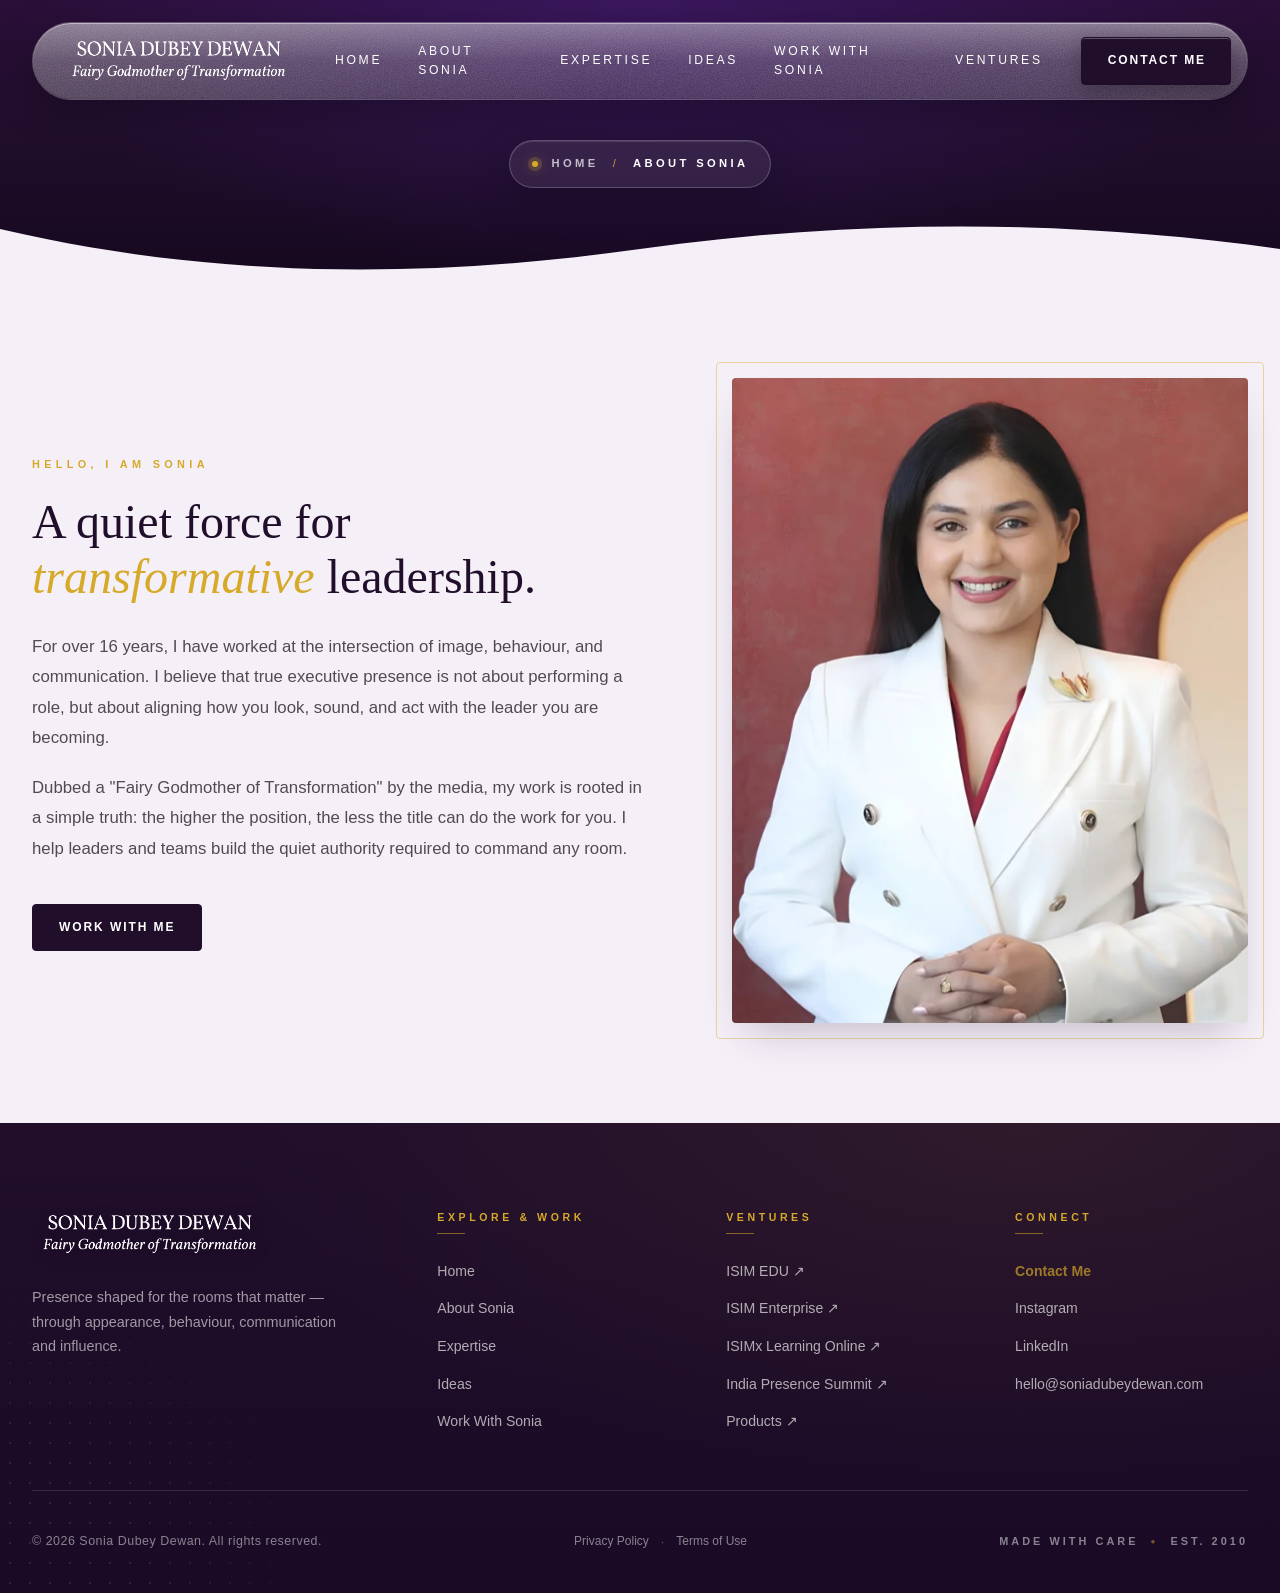
<file: about/index.html>
<!DOCTYPE html>
<html lang="en">

<head>
  <meta charset="UTF-8">
  <meta name="viewport" content="width=device-width, initial-scale=1.0">

  <title>About — Sonia Dubey Dewan</title>
  <meta name="description"
    content="Learn about Sonia Dubey Dewan — her journey, vision, and work as India's First Internationally Certified Image Master (CIM).">
  <meta name="author" content="Sonia Dubey Dewan">
  <meta name="robots" content="index, follow">
  <link rel="canonical" href="https://soniadubeydewan.com/about">

  <meta property="og:type" content="website">
  <meta property="og:title" content="About — Sonia Dubey Dewan">
  <meta property="og:description" content="Learn about Sonia Dubey Dewan — her journey, vision, and work.">
  <meta property="og:url" content="https://soniadubeydewan.com/about">
  <meta property="og:site_name" content="Sonia Dubey Dewan">
  <meta property="og:image" content="https://soniadubeydewan.com/assets/images/og-image.png">

  <meta name="twitter:card" content="summary_large_image">
  <meta name="twitter:title" content="About — Sonia Dubey Dewan">
  <meta name="twitter:description" content="Learn about Sonia Dubey Dewan — her journey, vision, and work.">
  <meta name="twitter:image" content="https://soniadubeydewan.com/assets/images/og-image.png">

  <link rel="icon" type="image/png" href="/assets/images/favicon.png">
  <link rel="apple-touch-icon" href="/assets/images/apple-touch-icon.png">

  <link rel="stylesheet" href="/css/style.css?v=4">
</head>

<body>

  <!-- ============================================
       HEADER
       ============================================ -->
  <header class="site-header" id="siteHeader">
    <div class="container">
      <div class="nav-wrap">

        <a href="/" class="brand" aria-label="Sonia Dubey Dewan — Home">
          <img src="/assets/images/sdd-logo-white.png" alt="Sonia Dubey Dewan" class="brand-logo">
        </a>

        <!-- Desktop nav -->
        <nav class="site-nav" aria-label="Main navigation">
          <ul class="nav-list">
            <li class="nav-item"><a href="/" class="nav-link">Home</a></li>

            <li class="nav-item">
              <a href="/about" class="nav-link">About Sonia</a>
              <div class="nav-dropdown">
                <a href="/about">Journey</a>
                <a href="/about/credentials">Credentials</a>
                <a href="/about/awards">Awards &amp; Media</a>
                <a href="/about/philanthropy">Philanthropy</a>
              </div>
            </li>

            <!-- Expertise: No main link, dropdown only -->
            <li class="nav-item">
              <a href="javascript:void(0)" class="nav-link" style="cursor: default;">Expertise</a>
              <div class="nav-dropdown">
                <a href="/expertise/executive-presence">Executive Presence</a>
                <a href="/expertise/image-management">Image Management</a>
                <a href="/expertise/personal-branding">Personal Branding</a>
              </div>
            </li>

            <!-- Ideas: No main link, dropdown only -->
            <li class="nav-item">
              <a href="javascript:void(0)" class="nav-link" style="cursor: default;">Ideas</a>
              <div class="nav-dropdown">
                <a href="/ideas/articles">Articles</a>
                <a href="/ideas/videos">Videos</a>
                <a href="/ideas/research">Research</a>
                <a href="/ideas/ebooks">eBooks &amp; Resources</a>
              </div>
            </li>

            <!-- Work With Sonia: No main link, dropdown only -->
            <li class="nav-item">
              <a href="javascript:void(0)" class="nav-link" style="cursor: default;">Work With Sonia</a>
              <div class="nav-dropdown">
                <a href="/work-with-sonia/advisory">Advisory &amp; Coaching</a>
                <a href="/work-with-sonia/programs">Leadership Programs</a>
                <a href="/work-with-sonia/keynote">Keynote &amp; Masterclass</a>
              </div>
            </li>

            <!-- Ventures: Main link active, external sub-links -->
            <li class="nav-item">
              <a href="/ventures" class="nav-link">Ventures</a>
              <div class="nav-dropdown">
                <a href="#" target="_blank" rel="noopener">ISIM EDU ↗</a>
                <a href="#" target="_blank" rel="noopener">ISIM Enterprise ↗</a>
                <a href="#" target="_blank" rel="noopener">ISIMx Learning Online ↗</a>
                <a href="#" target="_blank" rel="noopener">India Presence Summit ↗</a>
                <a href="#" target="_blank" rel="noopener">Products ↗</a>
              </div>
            </li>
          </ul>

          <a href="/contact" class="btn btn-cta nav-cta">Contact Me</a>
        </nav>

        <!-- Mobile hamburger -->
        <button class="nav-toggle" id="navToggle" type="button" aria-label="Open menu" aria-expanded="false"
          aria-controls="mnav">
          <span></span>
          <span></span>
        </button>

      </div>
    </div>
  </header>


  <!-- ============================================
       ABOUT — HERO (centered breadcrumb + small wave)
       ============================================ -->
  <section class="about-hero">

    <!-- sparkles -->
    <div class="about-hero-sparkles" aria-hidden="true">
      <span class="sparkle sparkle-1"></span>
      <span class="sparkle sparkle-2"></span>
      <span class="sparkle sparkle-3"></span>
      <span class="sparkle sparkle-4"></span>
      <span class="sparkle sparkle-5"></span>
      <span class="sparkle sparkle-6"></span>
    </div>

    <!-- centered breadcrumb -->
    <div class="container about-hero-inner">

      <nav class="breadcrumb" aria-label="Breadcrumb">
        <a href="/" class="breadcrumb-link">Home</a>
        <span class="breadcrumb-sep" aria-hidden="true">/</span>
        <span class="breadcrumb-current" aria-current="page">About Sonia</span>
      </nav>

    </div>

    <!-- wave curve at bottom -->
    <div class="about-hero-wave" aria-hidden="true">
      <svg viewBox="0 0 1440 80" preserveAspectRatio="none" xmlns="http://www.w3.org/2000/svg">
        <path d="M0,30 C240,80 480,80 720,50 C960,20 1200,20 1440,50 L1440,80 L0,80 Z" fill="#F5F0F8" />
      </svg>
    </div>

  </section>


  <!-- ============================================
       ABOUT — CONTENT (Hello Sonia)
       ============================================ -->
  <section class="about-content reveal">
    <div class="container">

      <div class="about-grid">

        <!-- Text Content -->
        <div class="about-text">
          <span class="about-tag">Hello, I am Sonia</span>

          <h1 class="about-title">
            A quiet force for<br>
            <em>transformative</em> leadership.
          </h1>

          <p class="about-desc">
            For over 16 years, I have worked at the intersection of image, behaviour, and communication. I believe that
            true executive presence is not about performing a role, but about aligning how you look, sound, and act with
            the leader you are becoming.
          </p>

          <p class="about-desc">
            Dubbed a "Fairy Godmother of Transformation" by the media, my work is rooted in a simple truth: the higher
            the position, the less the title can do the work for you. I help leaders and teams build the quiet authority
            required to command any room.
          </p>

          <a href="/contact" class="btn btn-cta" style="margin-top: 20px;">Work With Me</a>
        </div>

        <!-- Portrait -->
        <div class="about-visual">
          <div class="about-image-wrap">
            <img src="/assets/images/faculty-sonia-dubey-2.webp" alt="Sonia Dubey Dewan" class="about-image">
          </div>
        </div>

      </div>

    </div>
  </section>


  <!-- ============================================
       MOBILE MENU — FLOATING GLASS CARD
       ============================================ -->
  <div class="mnav" id="mnav" aria-hidden="true">
    <div class="mnav-backdrop" data-close></div>

    <aside class="mnav-card" role="dialog" aria-modal="true" aria-label="Menu">

      <div class="mnav-top">
        <a href="/" class="mnav-brand" aria-label="Home">
          <img src="/assets/images/sonia-dubey-dewan-logo.png" alt="Sonia Dubey Dewan">
        </a>
        <button class="mnav-close" id="navClose" type="button" aria-label="Close menu" data-close>
          <span></span>
          <span></span>
        </button>
      </div>

      <ul class="mnav-list">
        <li><a href="/" class="mnav-link"><i>01</i>Home</a></li>

        <li class="mnav-item-parent">
          <div class="mnav-link-row">
            <a href="/about" class="mnav-link">
              <i>02</i>About Sonia
            </a>
            <button class="mnav-toggle-icon" aria-label="Toggle submenu">+</button>
          </div>
          <ul class="mnav-sub-list">
            <li><a href="/about">Journey</a></li>
            <li><a href="/about/credentials">Credentials</a></li>
            <li><a href="/about/awards">Awards &amp; Media</a></li>
            <li><a href="/about/philanthropy">Philanthropy</a></li>
          </ul>
        </li>

        <!-- Expertise: No main link -->
        <li class="mnav-item-parent">
          <div class="mnav-link-row">
            <span class="mnav-link" style="cursor: default;">
              <i>03</i>Expertise
            </span>
            <button class="mnav-toggle-icon" aria-label="Toggle submenu">+</button>
          </div>
          <ul class="mnav-sub-list">
            <li><a href="/expertise/executive-presence">Executive Presence</a></li>
            <li><a href="/expertise/image-management">Image Management</a></li>
            <li><a href="/expertise/personal-branding">Personal Branding</a></li>
          </ul>
        </li>

        <!-- Ideas: No main link -->
        <li class="mnav-item-parent">
          <div class="mnav-link-row">
            <span class="mnav-link" style="cursor: default;">
              <i>04</i>Ideas
            </span>
            <button class="mnav-toggle-icon" aria-label="Toggle submenu">+</button>
          </div>
          <ul class="mnav-sub-list">
            <li><a href="/ideas/articles">Articles</a></li>
            <li><a href="/ideas/videos">Videos</a></li>
            <li><a href="/ideas/research">Research</a></li>
            <li><a href="/ideas/ebooks">eBooks &amp; Resources</a></li>
          </ul>
        </li>

        <!-- Work With Sonia: No main link -->
        <li class="mnav-item-parent">
          <div class="mnav-link-row">
            <span class="mnav-link" style="cursor: default;">
              <i>05</i>Work With Sonia
            </span>
            <button class="mnav-toggle-icon" aria-label="Toggle submenu">+</button>
          </div>
          <ul class="mnav-sub-list">
            <li><a href="/work-with-sonia/advisory">Advisory &amp; Coaching</a></li>
            <li><a href="/work-with-sonia/programs">Leadership Programs</a></li>
            <li><a href="/work-with-sonia/keynote">Keynote &amp; Masterclass</a></li>
          </ul>
        </li>

        <!-- Ventures: Main link active, External sub-links -->
        <li class="mnav-item-parent">
          <div class="mnav-link-row">
            <a href="/ventures" class="mnav-link">
              <i>06</i>Ventures
            </a>
            <button class="mnav-toggle-icon" aria-label="Toggle submenu">+</button>
          </div>
          <ul class="mnav-sub-list">
            <li><a href="#" target="_blank" rel="noopener">ISIM EDU ↗</a></li>
            <li><a href="#" target="_blank" rel="noopener">ISIM Enterprise ↗</a></li>
            <li><a href="#" target="_blank" rel="noopener">ISIMx Learning Online ↗</a></li>
            <li><a href="#" target="_blank" rel="noopener">India Presence Summit ↗</a></li>
            <li><a href="#" target="_blank" rel="noopener">Products ↗</a></li>
          </ul>
        </li>
      </ul>

      <a href="/contact" class="btn btn-cta mnav-cta" style="margin-top: 20px;">Contact Me</a>

      <p class="mnav-meta">hello@soniadubeydewan.com</p>

    </aside>
  </div>


  <!-- ============================================
       FOOTER
       ============================================ -->
  <footer class="site-footer">
    <div class="container footer-inner">

      <!-- TOP: 3 columns -->
      <div class="footer-grid">

        <!-- Brand -->
        <div class="footer-brand-col">

          <a href="/" class="footer-brand" aria-label="Sonia Dubey Dewan — Home">
            <img src="/assets/images/sdd-logo-white.png" alt="Sonia Dubey Dewan" class="footer-logo">
          </a>

          <p class="footer-tagline">
            Presence shaped for the rooms that matter —
            through appearance, behaviour, communication
            and influence.
          </p>

        </div>

        <!-- Explore & Work -->
        <nav class="footer-col" aria-label="Explore & Work">
          <h3 class="footer-heading">Explore &amp; Work</h3>
          <ul class="footer-list">
            <li><a href="/" class="footer-link">Home</a></li>
            <li><a href="/about" class="footer-link">About Sonia</a></li>
            <li><a href="/expertise" class="footer-link">Expertise</a></li>
            <li><a href="/ideas" class="footer-link">Ideas</a></li>
            <li><a href="/work-with-sonia" class="footer-link">Work With Sonia</a></li>
          </ul>
        </nav>

        <!-- Ventures (External Links) -->
        <nav class="footer-col" aria-label="Ventures">
          <h3 class="footer-heading">Ventures</h3>
          <ul class="footer-list">
            <li><a href="#" target="_blank" rel="noopener" class="footer-link">ISIM EDU ↗</a></li>
            <li><a href="#" target="_blank" rel="noopener" class="footer-link">ISIM Enterprise ↗</a></li>
            <li><a href="#" target="_blank" rel="noopener" class="footer-link">ISIMx Learning Online ↗</a></li>
            <li><a href="#" target="_blank" rel="noopener" class="footer-link">India Presence Summit ↗</a></li>
            <li><a href="#" target="_blank" rel="noopener" class="footer-link">Products ↗</a></li>
          </ul>
        </nav>

        <!-- Connect -->
        <nav class="footer-col" aria-label="Connect">
          <h3 class="footer-heading">Connect</h3>
          <ul class="footer-list">
            <li>
              <a href="/contact" class="footer-link" style="color: var(--accent); font-weight: 600;">Contact Me</a>
            </li>
            <li>
              <a href="https://www.instagram.com/soniadubeydewan/" target="_blank" rel="noopener" class="footer-link">
                Instagram
              </a>
            </li>
            <li>
              <a href="https://www.linkedin.com/in/soniadubeydewan" target="_blank" rel="noopener" class="footer-link">
                LinkedIn
              </a>
            </li>
            <li>
              <a href="mailto:hello@soniadubeydewan.com" class="footer-link">
                hello@soniadubeydewan.com
              </a>
            </li>
          </ul>
        </nav>

      </div>

      <!-- BOTTOM: Copyright & Legal -->
      <div class="footer-bottom">

        <p class="footer-copy">
          &copy; 2026 Sonia Dubey Dewan. All rights reserved.
        </p>

        <div class="footer-legal-links">
          <a href="/privacy" class="footer-link">Privacy Policy</a>
          <span class="footer-legal-sep">·</span>
          <a href="/terms" class="footer-link">Terms of Use</a>
        </div>

        <p class="footer-credit">
          Made with care <span class="footer-credit-dot">●</span> Est. 2010
        </p>

      </div>

    </div>
  </footer>

  <script src="/js/main.js?v=2"></script>
</body>

</html>
</file>
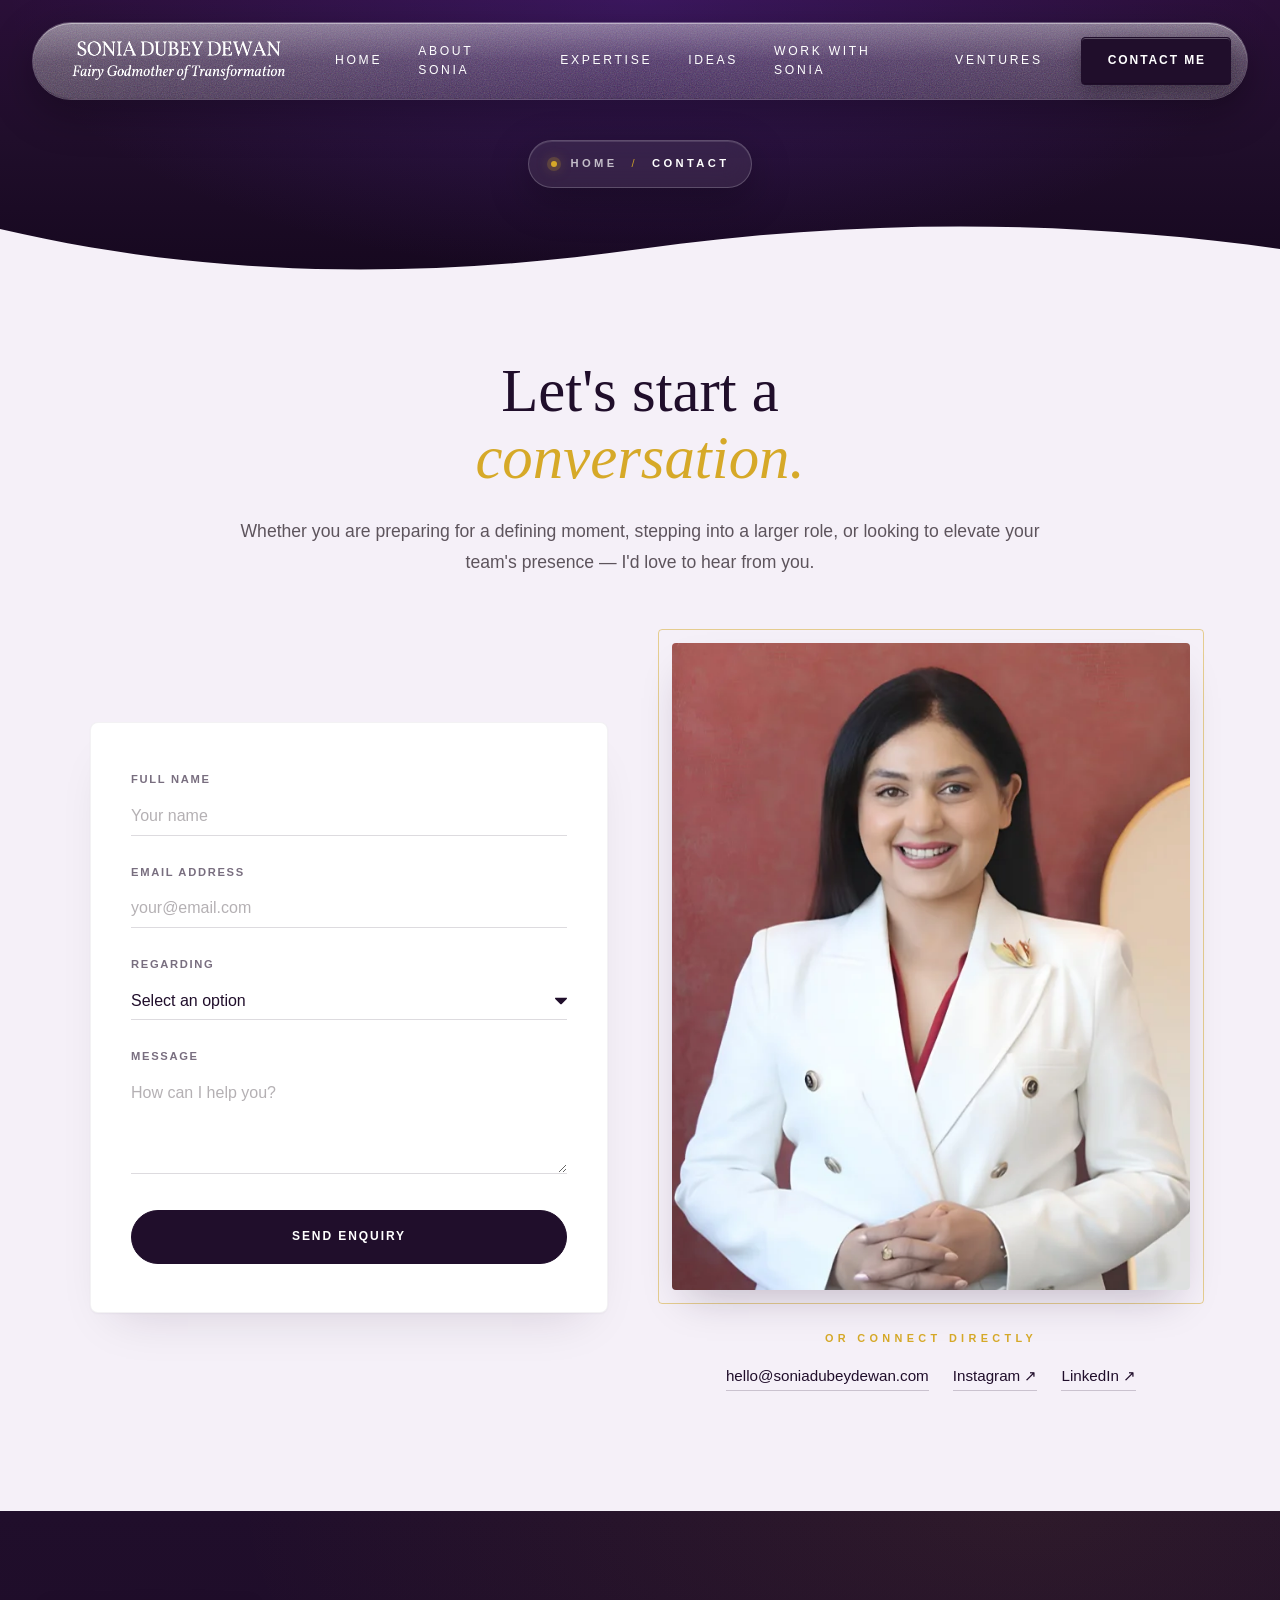
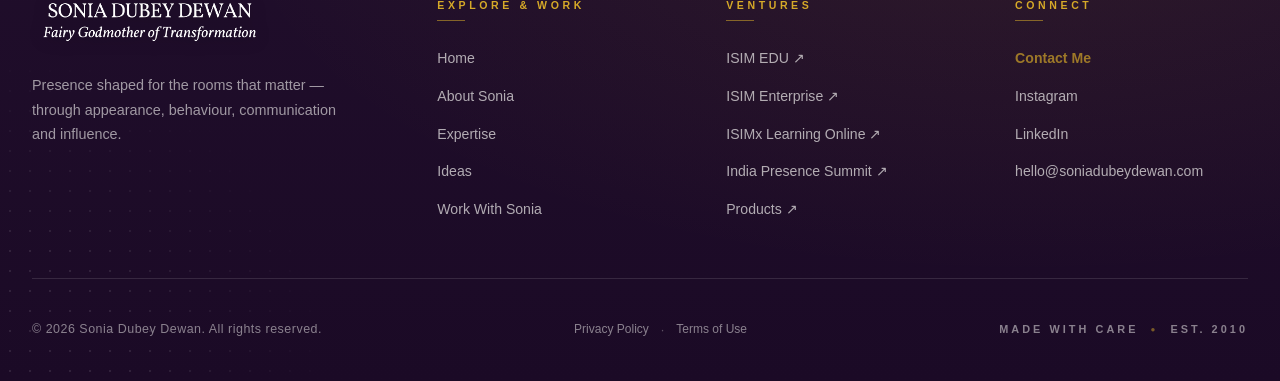
<file: contact/index.html>
<!DOCTYPE html>
<html lang="en">

<head>
  <meta charset="UTF-8">
  <meta name="viewport" content="width=device-width, initial-scale=1.0">

  <title>Contact — Sonia Dubey Dewan</title>
  <meta name="description" content="Get in touch with Sonia Dubey Dewan for coaching, workshops, and keynotes.">
  <meta name="robots" content="index, follow">
  <link rel="canonical" href="https://soniadubeydewan.com/contact">

  <link rel="icon" type="image/png" href="/assets/images/favicon.png">
  <link rel="apple-touch-icon" href="/assets/images/apple-touch-icon.png">

  <link rel="stylesheet" href="/css/style.css?v=4">
</head>

<body class="page-contact">

  <!-- ============================================
       HEADER
       ============================================ -->
  <header class="site-header" id="siteHeader">
    <div class="container">
      <div class="nav-wrap">

        <a href="/" class="brand" aria-label="Sonia Dubey Dewan — Home">
          <img src="/assets/images/sdd-logo-white.png" alt="Sonia Dubey Dewan" class="brand-logo">
        </a>

        <nav class="site-nav" aria-label="Main navigation">
          <ul class="nav-list">
            <li class="nav-item"><a href="/" class="nav-link">Home</a></li>
            <li class="nav-item">
              <a href="/about" class="nav-link">About Sonia</a>
              <div class="nav-dropdown">
                <a href="/about">Journey</a>
                <a href="/about/credentials">Credentials</a>
                <a href="/about/awards">Awards &amp; Media</a>
                <a href="/about/philanthropy">Philanthropy</a>
              </div>
            </li>
            <li class="nav-item">
              <a href="javascript:void(0)" class="nav-link" style="cursor: default;">Expertise</a>
              <div class="nav-dropdown">
                <a href="/expertise/executive-presence">Executive Presence</a>
                <a href="/expertise/image-management">Image Management</a>
                <a href="/expertise/personal-branding">Personal Branding</a>
              </div>
            </li>
            <li class="nav-item">
              <a href="javascript:void(0)" class="nav-link" style="cursor: default;">Ideas</a>
              <div class="nav-dropdown">
                <a href="/ideas/articles">Articles</a>
                <a href="/ideas/videos">Videos</a>
                <a href="/ideas/research">Research</a>
                <a href="/ideas/ebooks">eBooks &amp; Resources</a>
              </div>
            </li>
            <li class="nav-item">
              <a href="javascript:void(0)" class="nav-link" style="cursor: default;">Work With Sonia</a>
              <div class="nav-dropdown">
                <a href="/work-with-sonia/advisory">Advisory &amp; Coaching</a>
                <a href="/work-with-sonia/programs">Leadership Programs</a>
                <a href="/work-with-sonia/keynote">Keynote &amp; Masterclass</a>
              </div>
            </li>
            <li class="nav-item">
              <a href="/ventures" class="nav-link">Ventures</a>
              <div class="nav-dropdown">
                <a href="#" target="_blank" rel="noopener">ISIM EDU ↗</a>
                <a href="#" target="_blank" rel="noopener">ISIM Enterprise ↗</a>
                <a href="#" target="_blank" rel="noopener">ISIMx Learning Online ↗</a>
                <a href="#" target="_blank" rel="noopener">India Presence Summit ↗</a>
                <a href="#" target="_blank" rel="noopener">Products ↗</a>
              </div>
            </li>
          </ul>
          <a href="/contact" class="btn btn-cta nav-cta">Contact Me</a>
        </nav>

        <button class="nav-toggle" id="navToggle" type="button" aria-label="Open menu" aria-expanded="false" aria-controls="mnav">
          <span></span>
          <span></span>
        </button>

      </div>
    </div>
  </header>

  <!-- ============================================
       CONTACT HERO (Matching About Hero Style)
       ============================================ -->
  <section class="about-hero">
    
    <!-- sparkles -->
    <div class="about-hero-sparkles" aria-hidden="true">
      <span class="sparkle sparkle-1"></span>
      <span class="sparkle sparkle-2"></span>
      <span class="sparkle sparkle-3"></span>
      <span class="sparkle sparkle-4"></span>
      <span class="sparkle sparkle-5"></span>
      <span class="sparkle sparkle-6"></span>
    </div>

    <div class="container about-hero-inner">
      <nav class="breadcrumb" aria-label="Breadcrumb">
        <a href="/" class="breadcrumb-link">Home</a>
        <span class="breadcrumb-sep" aria-hidden="true">/</span>
        <span class="breadcrumb-current" aria-current="page">Contact</span>
      </nav>
    </div>

    <!-- wave curve at bottom -->
    <div class="about-hero-wave" aria-hidden="true">
      <svg viewBox="0 0 1440 80" preserveAspectRatio="none" xmlns="http://www.w3.org/2000/svg">
        <path d="M0,30 C240,80 480,80 720,50 C960,20 1200,20 1440,50 L1440,80 L0,80 Z" fill="#F5F0F8"/>
      </svg>
    </div>

  </section>

  <!-- ============================================
       CONTACT MAIN CONTENT (50/50 Split)
       ============================================ -->
  <section class="contact-main">
    <div class="container">
      
      <!-- Top Header Text -->
      <div class="contact-header reveal">
        <h1 class="contact-title">Let's start a<br><em>conversation.</em></h1>
        <p class="contact-desc">
          Whether you are preparing for a defining moment, stepping into a larger role, or looking to elevate your team's presence — I'd love to hear from you.
        </p>
      </div>

      <!-- 50/50 Split -->
      <div class="contact-split reveal">
        
        <!-- Left Side: Form -->
        <div class="contact-form-container">
          <form class="contact-form" action="#" method="POST">
            
            <div class="form-group">
              <label for="name">Full Name</label>
              <input type="text" id="name" name="name" required placeholder="Your name">
            </div>

            <div class="form-group">
              <label for="email">Email Address</label>
              <input type="email" id="email" name="email" required placeholder="your@email.com">
            </div>

            <div class="form-group">
              <label for="subject">Regarding</label>
              <select id="subject" name="subject" required>
                <option value="" disabled selected>Select an option</option>
                <option value="coaching">1:1 Coaching</option>
                <option value="workshop">Corporate Workshop</option>
                <option value="keynote">Keynote Speaking</option>
                <option value="press">Press & Media</option>
                <option value="other">Other</option>
              </select>
            </div>

            <div class="form-group">
              <label for="message">Message</label>
              <textarea id="message" name="message" rows="4" required placeholder="How can I help you?"></textarea>
            </div>

            <button type="submit" class="btn btn-cta contact-submit">Send Enquiry</button>

          </form>
        </div>

        <!-- Right Side: Image & Socials -->
        <div class="contact-visual">
          <div class="contact-image-wrap">
            <img src="/assets/images/faculty-sonia-dubey-2.webp" alt="Sonia Dubey Dewan">
          </div>
          
          <div class="contact-socials">
            <span class="contact-social-label">Or connect directly</span>
            <div class="contact-social-links">
              <a href="mailto:hello@soniadubeydewan.com">hello@soniadubeydewan.com</a>
              <a href="https://www.instagram.com/soniadubeydewan/" target="_blank" rel="noopener">Instagram ↗</a>
              <a href="https://www.linkedin.com/in/soniadubeydewan" target="_blank" rel="noopener">LinkedIn ↗</a>
            </div>
          </div>
        </div>

      </div>

    </div>
  </section>

  <!-- ============================================
       MOBILE MENU
       ============================================ -->
  <div class="mnav" id="mnav" aria-hidden="true">
    <div class="mnav-backdrop" data-close></div>
    <aside class="mnav-card" role="dialog" aria-modal="true" aria-label="Menu">
      <div class="mnav-top">
        <a href="/" class="mnav-brand" aria-label="Home">
          <img src="/assets/images/sonia-dubey-dewan-logo.png" alt="Sonia Dubey Dewan">
        </a>
        <button class="mnav-close" id="navClose" type="button" aria-label="Close menu" data-close>
          <span></span>
          <span></span>
        </button>
      </div>
      <ul class="mnav-list">
        <li><a href="/" class="mnav-link"><i>01</i>Home</a></li>
        <li class="mnav-item-parent">
          <div class="mnav-link-row">
            <a href="/about" class="mnav-link"><i>02</i>About Sonia</a>
            <button class="mnav-toggle-icon" aria-label="Toggle submenu">+</button>
          </div>
          <ul class="mnav-sub-list">
            <li><a href="/about">Journey</a></li>
            <li><a href="/about/credentials">Credentials</a></li>
            <li><a href="/about/awards">Awards &amp; Media</a></li>
            <li><a href="/about/philanthropy">Philanthropy</a></li>
          </ul>
        </li>
        <li class="mnav-item-parent">
          <div class="mnav-link-row">
            <span class="mnav-link" style="cursor: default;"><i>03</i>Expertise</span>
            <button class="mnav-toggle-icon" aria-label="Toggle submenu">+</button>
          </div>
          <ul class="mnav-sub-list">
            <li><a href="/expertise/executive-presence">Executive Presence</a></li>
            <li><a href="/expertise/image-management">Image Management</a></li>
            <li><a href="/expertise/personal-branding">Personal Branding</a></li>
          </ul>
        </li>
        <li class="mnav-item-parent">
          <div class="mnav-link-row">
            <span class="mnav-link" style="cursor: default;"><i>04</i>Ideas</span>
            <button class="mnav-toggle-icon" aria-label="Toggle submenu">+</button>
          </div>
          <ul class="mnav-sub-list">
            <li><a href="/ideas/articles">Articles</a></li>
            <li><a href="/ideas/videos">Videos</a></li>
            <li><a href="/ideas/research">Research</a></li>
             <li><a href="/ideas/ebooks">eBooks &amp; Resources</a></li>
          </ul>
        </li>
        <li class="mnav-item-parent">
          <div class="mnav-link-row">
            <span class="mnav-link" style="cursor: default;"><i>05</i>Work With Sonia</span>
            <button class="mnav-toggle-icon" aria-label="Toggle submenu">+</button>
          </div>
          <ul class="mnav-sub-list">
            <li><a href="/work-with-sonia/advisory">Advisory &amp; Coaching</a></li>
            <li><a href="/work-with-sonia/programs">Leadership Programs</a></li>
            <li><a href="/work-with-sonia/keynote">Keynote &amp; Masterclass</a></li>
          </ul>
        </li>
        <li class="mnav-item-parent">
          <div class="mnav-link-row">
            <a href="/ventures" class="mnav-link"><i>06</i>Ventures</a>
            <button class="mnav-toggle-icon" aria-label="Toggle submenu">+</button>
          </div>
          <ul class="mnav-sub-list">
            <li><a href="#" target="_blank" rel="noopener">ISIM EDU ↗</a></li>
            <li><a href="#" target="_blank" rel="noopener">ISIM Enterprise ↗</a></li>
            <li><a href="#" target="_blank" rel="noopener">ISIMx Learning Online ↗</a></li>
            <li><a href="#" target="_blank" rel="noopener">India Presence Summit ↗</a></li>
            <li><a href="#" target="_blank" rel="noopener">Products ↗</a></li>
          </ul>
        </li>
      </ul>
      <a href="/contact" class="btn btn-cta mnav-cta" style="margin-top: 20px;">Contact Me</a>
      <p class="mnav-meta">hello@soniadubeydewan.com</p>
    </aside>
  </div>

   <!-- ============================================
       FOOTER
       ============================================ -->
  <footer class="site-footer">
    <div class="container footer-inner">

      <!-- TOP: 3 columns -->
      <div class="footer-grid">

        <!-- Brand -->
        <div class="footer-brand-col">

          <a href="/" class="footer-brand" aria-label="Sonia Dubey Dewan — Home">
            <img src="/assets/images/sdd-logo-white.png" alt="Sonia Dubey Dewan" class="footer-logo">
          </a>

          <p class="footer-tagline">
            Presence shaped for the rooms that matter —
            through appearance, behaviour, communication
            and influence.
          </p>

        </div>

        <!-- Explore & Work -->
        <nav class="footer-col" aria-label="Explore & Work">
          <h3 class="footer-heading">Explore &amp; Work</h3>
          <ul class="footer-list">
            <li><a href="/" class="footer-link">Home</a></li>
            <li><a href="/about" class="footer-link">About Sonia</a></li>
            <li><a href="/expertise" class="footer-link">Expertise</a></li>
            <li><a href="/ideas" class="footer-link">Ideas</a></li>
            <li><a href="/work-with-sonia" class="footer-link">Work With Sonia</a></li>
          </ul>
        </nav>

        <!-- Ventures (External Links) -->
        <nav class="footer-col" aria-label="Ventures">
          <h3 class="footer-heading">Ventures</h3>
          <ul class="footer-list">
            <li><a href="#" target="_blank" rel="noopener" class="footer-link">ISIM EDU ↗</a></li>
            <li><a href="#" target="_blank" rel="noopener" class="footer-link">ISIM Enterprise ↗</a></li>
            <li><a href="#" target="_blank" rel="noopener" class="footer-link">ISIMx Learning Online ↗</a></li>
            <li><a href="#" target="_blank" rel="noopener" class="footer-link">India Presence Summit ↗</a></li>
            <li><a href="#" target="_blank" rel="noopener" class="footer-link">Products ↗</a></li>
          </ul>
        </nav>

        <!-- Connect -->
        <nav class="footer-col" aria-label="Connect">
          <h3 class="footer-heading">Connect</h3>
          <ul class="footer-list">
            <li>
              <a href="/contact" class="footer-link" style="color: var(--accent); font-weight: 600;">Contact Me</a>
            </li>
            <li>
              <a href="https://www.instagram.com/soniadubeydewan/" target="_blank" rel="noopener" class="footer-link">
                Instagram
              </a>
            </li>
            <li>
              <a href="https://www.linkedin.com/in/soniadubeydewan" target="_blank" rel="noopener" class="footer-link">
                LinkedIn
              </a>
            </li>
            <li>
              <a href="mailto:hello@soniadubeydewan.com" class="footer-link">
                hello@soniadubeydewan.com
              </a>
            </li>
          </ul>
        </nav>

      </div>

      <!-- BOTTOM: Copyright & Legal -->
      <div class="footer-bottom">

        <p class="footer-copy">
          &copy; 2026 Sonia Dubey Dewan. All rights reserved.
        </p>

        <div class="footer-legal-links">
          <a href="/privacy" class="footer-link">Privacy Policy</a>
          <span class="footer-legal-sep">·</span>
          <a href="/terms" class="footer-link">Terms of Use</a>
        </div>

        <p class="footer-credit">
          Made with care <span class="footer-credit-dot">●</span> Est. 2010
        </p>

      </div>

    </div>
  </footer>

  <script src="/js/main.js?v=2"></script>
</body>
</html>
</file>
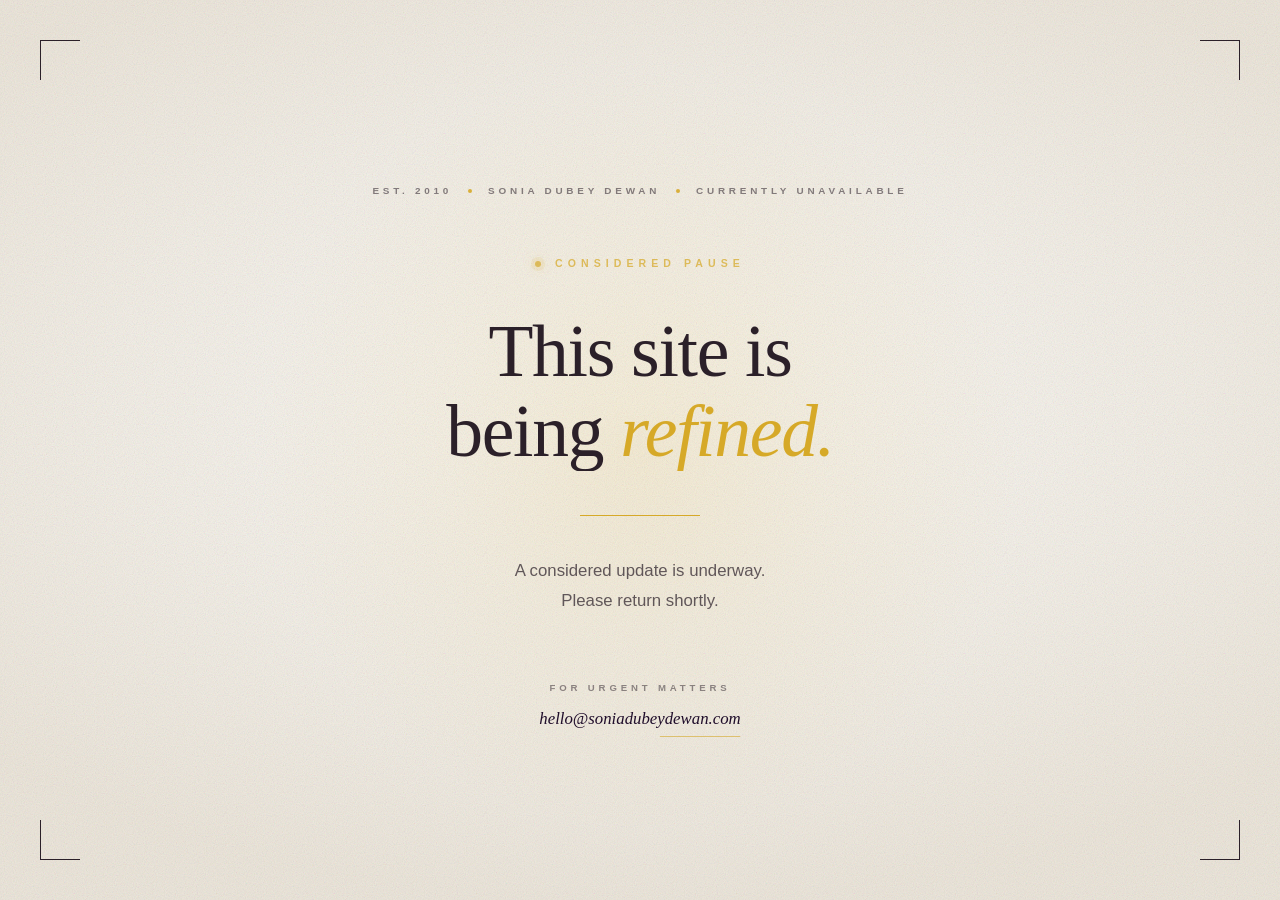
<file: maintenance.html>
<!DOCTYPE html>
<html lang="en">

<head>
  <meta charset="UTF-8">
  <meta name="viewport" content="width=device-width, initial-scale=1.0">

  <title>Currently Unavailable — Sonia Dubey Dewan</title>
  <meta name="description" content="Sonia Dubey Dewan is currently being updated. Please check back shortly.">
  <meta name="robots" content="noindex, nofollow">

  <link rel="icon" type="image/png" href="/assets/images/favicon.png">
  <link rel="apple-touch-icon" href="/assets/images/apple-touch-icon.png">

  <link rel="stylesheet" href="/css/style.css?v=5">
</head>

<body class="page-maintenance">

  <!-- Ambient layers -->
  <div class="mn-bg" aria-hidden="true"></div>
  <div class="mn-grain" aria-hidden="true"></div>
  <div class="mn-glow" aria-hidden="true"></div>

  <!-- Corner framing marks -->
  <span class="mn-corner mn-corner--tl" aria-hidden="true"></span>
  <span class="mn-corner mn-corner--tr" aria-hidden="true"></span>
  <span class="mn-corner mn-corner--bl" aria-hidden="true"></span>
  <span class="mn-corner mn-corner--br" aria-hidden="true"></span>

  <main class="mn-page">

    <div class="container mn-inner">

      <!-- Top meta row -->
      <div class="mn-meta">
        <span class="mn-meta-item">Est. 2010</span>
        <span class="mn-meta-sep" aria-hidden="true"></span>
        <span class="mn-meta-item">Sonia Dubey Dewan</span>
        <span class="mn-meta-sep" aria-hidden="true"></span>
        <span class="mn-meta-item">Currently Unavailable</span>
      </div>

      <!-- Center stage -->
      <div class="mn-stage">

        <span class="mn-eyebrow">
          <span class="mn-eyebrow-dot" aria-hidden="true"></span>
          Considered Pause
        </span>

        <h1 class="mn-title">
          <span class="mn-title-line">This site is</span>
          <span class="mn-title-line">being <em>refined.</em></span>
        </h1>

        <span class="mn-rule" aria-hidden="true">
          <span class="mn-rule-inner"></span>
        </span>

        <p class="mn-text">
          A considered update is underway.
          <br class="mn-br">
          Please return shortly.
        </p>

      </div>

      <!-- Bottom meta row -->
      <div class="mn-foot">
        <span class="mn-foot-label">For urgent matters</span>
        <a href="mailto:hello@soniadubeydewan.com" class="mn-foot-link">
          hello@soniadubeydewan.com
        </a>
      </div>

    </div>

  </main>

</body>

</html>
</file>
<file: css/style.css>
/* ============================================================
   SONIA DUBEY DEWAN — COMPLETE STYLESHEET
   ============================================================ */


/* ============================================================
   1. DESIGN TOKENS
   ============================================================ */
:root {
  --primary:     #200E2B;
  --secondary:   #F7F6F4;
  --accent:      #D6A928;

  --dark-plum:   #30152F;
  --deep-black:  #100D11;
  --deep-ink:    #2B2029;
  --muted-taupe: #B6AAA1;
  --soft-stone:  #D3CCC7;
  --white:       #FFFFFF;

  --font-display: Georgia, "Times New Roman", serif;
  --font-body:    -apple-system, BlinkMacSystemFont, "Segoe UI", Arial, sans-serif;

  --container: 1280px;
  --radius:    4px;
  --transition: 0.35s cubic-bezier(0.4, 0, 0.2, 1);
}


/* ============================================================
   2. RESET & BASE
   ============================================================ */
*,
*::before,
*::after {
  box-sizing: border-box;
  margin: 0;
  padding: 0;
}

html {
  scroll-behavior: smooth;
  -webkit-text-size-adjust: 100%;
}

body {
  font-family: var(--font-body);
  font-size: 16px;
  line-height: 1.6;
  color: var(--deep-ink);
  background: var(--secondary);
  -webkit-font-smoothing: antialiased;
  -moz-osx-font-smoothing: grayscale;
}

a { color: inherit; text-decoration: none; transition: color var(--transition); }
ul, ol { list-style: none; }

button {
  font: inherit;
  background: none;
  border: none;
  cursor: pointer;
  color: inherit;
}

img { max-width: 100%; display: block; height: auto; }

h1, h2, h3, h4, h5, h6 {
  font-family: var(--font-display);
  font-weight: 600;
  line-height: 1.15;
  color: var(--deep-ink);
}

p { margin-bottom: 1rem; }

::selection { background: var(--accent); color: var(--primary); }


/* ============================================================
   3. CONTAINER
   ============================================================ */
.container {
  width: 100%;
  max-width: var(--container);
  margin: 0 auto;
  padding: 0 32px;
}

@media (max-width: 600px) {
  .container { padding: 0 20px; }
}


/* ============================================================
   4. HEADER — WATER GLASS PILL
   ============================================================ */
.site-header {
  position: absolute;
  top: 0;
  left: 0;
  right: 0;
  z-index: 200;
  padding-top: 22px;
  background: transparent;
}

.nav-wrap {
  position: relative;
  isolation: isolate;
  display: flex;
  align-items: center;
  justify-content: space-between;
  gap: 32px;
  height: 78px;
  padding: 0 16px 0 28px;
  border-radius: 999px;
  border: 1px solid rgba(255, 255, 255, 0.28);
  box-shadow:
    0 12px 44px rgba(0, 0, 0, 0.28),
    inset 0 1px 0 rgba(255, 255, 255, 0.42),
    inset 0 -1px 0 rgba(0, 0, 0, 0.12);
}

.nav-wrap::before {
  content: "";
  position: absolute;
  inset: 0;
  z-index: -2;
  border-radius: inherit;
  background:
    linear-gradient(180deg, rgba(255, 255, 255, 0.30) 0%, rgba(255, 255, 255, 0.06) 50%, transparent 100%),
    linear-gradient(135deg, rgba(255, 255, 255, 0.20) 0%, rgba(255, 255, 255, 0.08) 50%, rgba(255, 255, 255, 0.14) 100%);
  -webkit-backdrop-filter: blur(24px) saturate(180%);
  backdrop-filter: blur(24px) saturate(180%);
}

.nav-wrap::after {
  content: "";
  position: absolute;
  inset: 0;
  z-index: -1;
  border-radius: inherit;
  pointer-events: none;
  opacity: 0.28;
  mix-blend-mode: overlay;
  background-image: url("data:image/svg+xml;utf8,<svg xmlns='http://www.w3.org/2000/svg' width='240' height='240'><filter id='n'><feTurbulence type='fractalNoise' baseFrequency='0.85' numOctaves='3' stitchTiles='stitch'/></filter><rect width='100%25' height='100%25' filter='url(%23n)'/></svg>");
  background-size: 240px 240px;
}


/* ============================================================
   5. BRAND / LOGO
   ============================================================ */
.brand {
  display: inline-flex;
  align-items: center;
  flex-shrink: 0;
}

.brand-logo {
  height: 50px;
  width: auto;
  max-width: 240px;
  object-fit: contain;
  transition: filter 0.4s ease, transform 0.4s ease;
}

.brand:hover .brand-logo {
  transform: translateY(-1px) scale(1.02);
  filter: drop-shadow(0 4px 14px rgba(214, 169, 40, 0.35));
}


/* ============================================================
   6. NAVIGATION — DESKTOP
   ============================================================ */
.site-nav {
  display: flex;
  align-items: center;
  gap: 36px;
  margin-left: auto;
}

.nav-list {
  display: flex;
  align-items: center;
  gap: 32px;
}

.nav-link {
  position: relative;
  display: inline-flex;
  color: var(--white);
  font-size: 0.76rem;
  font-weight: 500;
  letter-spacing: 0.22em;
  text-transform: uppercase;
  padding: 8px 2px;
}

.nav-link::after {
  content: "";
  position: absolute;
  left: 50%;
  bottom: 0;
  width: 0;
  height: 1px;
  background: var(--accent);
  transition: width 0.35s ease, left 0.35s ease;
}

.nav-link:hover { color: var(--accent); }
.nav-link:hover::after { width: 100%; left: 0; }


/* ---------- NAV CTA — GLASS PILL ---------- */
.nav-cta {
  position: relative;
  isolation: isolate;
  overflow: hidden;
  border-radius: 999px;
  padding: 12px 24px;
  font-size: 0.7rem;
  font-weight: 600;
  letter-spacing: 0.18em;
  color: var(--white);
  background: rgba(32, 14, 43, 0.55);
  border: 1px solid rgba(255, 255, 255, 0.35);
  box-shadow:
    0 6px 20px rgba(0, 0, 0, 0.28),
    inset 0 1px 0 rgba(255, 255, 255, 0.28),
    inset 0 -1px 0 rgba(0, 0, 0, 0.14);
  -webkit-backdrop-filter: blur(14px) saturate(160%);
  backdrop-filter: blur(14px) saturate(160%);
  transition:
    background 0.4s cubic-bezier(0.22, 1, 0.36, 1),
    border-color 0.4s ease,
    box-shadow 0.5s cubic-bezier(0.22, 1, 0.36, 1),
    transform 0.4s cubic-bezier(0.22, 1, 0.36, 1),
    color 0.3s ease;
}

.nav-cta::before {
  content: "";
  position: absolute;
  inset: 0;
  z-index: -1;
  border-radius: inherit;
  background: linear-gradient(
    120deg,
    transparent 20%,
    rgba(255, 255, 255, 0.22) 50%,
    transparent 80%
  );
  transform: translateX(-120%);
  transition: transform 0.9s cubic-bezier(0.22, 1, 0.36, 1);
}

.nav-cta:hover {
  background: rgba(48, 21, 47, 0.75);
  border-color: rgba(214, 169, 40, 0.65);
  color: var(--white);
  transform: translateY(-1px);
  box-shadow:
    0 10px 28px rgba(0, 0, 0, 0.35),
    0 0 0 1px rgba(214, 169, 40, 0.25),
    0 0 22px rgba(214, 169, 40, 0.28),
    inset 0 1px 0 rgba(255, 255, 255, 0.35),
    inset 0 -1px 0 rgba(0, 0, 0, 0.16);
}

.nav-cta:hover::before {
  transform: translateX(120%);
}

.nav-cta:active {
  transform: translateY(0);
}


/* ============================================================
   7. BUTTONS — DEEP PURPLE + WHITE TEXT
   ============================================================ */
.btn {
  display: inline-block;
  padding: 13px 26px;
  font-family: var(--font-body);
  font-size: 0.75rem;
  font-weight: 600;
  letter-spacing: 0.16em;
  text-transform: uppercase;
  border-radius: var(--radius);
  text-align: center;
  cursor: pointer;
  white-space: nowrap;
  transition: all var(--transition);
}

.btn-cta {
  background: var(--primary);
  color: var(--white);
  border: 1px solid var(--primary);
}

.btn-cta:hover {
  background: var(--dark-plum);
  border-color: var(--dark-plum);
  color: var(--white);
  transform: translateY(-1px);
}

.btn-outline {
  background: transparent;
  color: var(--accent);
  border: 1px solid var(--accent);
}

.btn-outline:hover {
  background: var(--primary);
  color: var(--white);
  border-color: var(--primary);
}


/* ============================================================
   8. HAMBURGER — MOBILE (clean, minimal, professional)
   ============================================================ */
.nav-toggle {
  display: none;
  position: relative;
  width: 42px;
  height: 42px;
  padding: 0;
  background: transparent;
  border: none;
  flex-shrink: 0;
  cursor: pointer;
  z-index: 1100;
}

.nav-toggle span {
  position: absolute;
  left: 50%;
  top: 50%;
  display: block;
  width: 22px;
  height: 1.5px;
  background: var(--white);
  border-radius: 2px;
  transform-origin: center;
  transition:
    transform 0.45s cubic-bezier(0.22, 1, 0.36, 1),
    opacity 0.3s ease,
    background 0.3s ease;
}

.nav-toggle span:nth-child(1) {
  transform: translate(-50%, calc(-50% - 4px));
}

.nav-toggle span:nth-child(2) {
  transform: translate(-50%, calc(-50% + 4px));
}

.nav-toggle:hover span {
  background: var(--accent);
}

.nav-toggle.open span:nth-child(1) {
  transform: translate(-50%, -50%) rotate(45deg);
}
.nav-toggle.open span:nth-child(2) {
  transform: translate(-50%, -50%) rotate(-45deg);
}

/* Light-bg header variant */
.site-header--light .nav-toggle span {
  background: var(--deep-ink);
}
.site-header--light .nav-toggle:hover span {
  background: var(--accent);
}


/* ============================================================
   NAVIGATION DROPDOWNS
   ============================================================ */

/* Desktop Dropdown Container */
.nav-item {
  position: relative;
}

/* Dropdown Menu */
.nav-dropdown {
  position: absolute;
  top: 100%;
  left: 0; /* Aligns dropdown to the left edge of the nav item */
  transform: translateY(10px); /* Only animate vertically */
  background: rgba(32, 14, 43, 0.95);
  backdrop-filter: blur(24px);
  -webkit-backdrop-filter: blur(24px);
  border: 1px solid rgba(255, 255, 255, 0.15);
  border-radius: 12px;
  padding: 12px 0;
  min-width: 220px;
  width: max-content; /* Ensures it grows to fit the longest text */
  opacity: 0;
  visibility: hidden;
  transition: all 0.3s cubic-bezier(0.22, 1, 0.36, 1);
  box-shadow: 0 20px 40px rgba(0, 0, 0, 0.4);
  z-index: 100;
}

/* Hover state to show dropdown */
.nav-item:hover .nav-dropdown {
  opacity: 1;
  visibility: visible;
  transform: translateY(0);
}

/* Align the last dropdown (Ventures) to the right so it doesn't overflow the screen */
.nav-list li:last-child .nav-dropdown {
  left: auto;
  right: 0;
  transform: translateY(10px);
}

.nav-list li:last-child:hover .nav-dropdown {
  transform: translateY(0);
}

/* Dropdown Links */
.nav-dropdown a {
  display: block;
  padding: 10px 24px;
  font-family: var(--font-body);
  font-size: 0.75rem;
  font-weight: 500;
  letter-spacing: 0.1em;
  text-transform: uppercase;
  color: var(--white);
  opacity: 0.7;
  transition: all 0.2s ease;
  white-space: nowrap;
}

.nav-dropdown a:hover {
  opacity: 1;
  color: var(--accent);
  background: rgba(255, 255, 255, 0.05);
  padding-left: 28px;
}

/* ============================================================
   MOBILE SUB-MENU FIXES
   ============================================================ */

@media (max-width: 900px) {
  /* Remove the default arrow */
  .mnav-link.has-sub::after {
    display: none;
  }

  /* The flex row containing the link and the + icon */
  .mnav-link-row {
    display: flex;
    align-items: center;
    justify-content: space-between;
    width: 100%;
    border-bottom: 1px solid rgba(255, 255, 255, 0.22);
  }

  /* The link itself */
  .mnav-link-row .mnav-link {
    flex: 1;
    border-bottom: none; /* Remove inner border */
  }

  /* The clickable + icon */
  .mnav-toggle-icon {
    display: flex;
    align-items: center;
    justify-content: center;
    width: 48px;
    height: 48px;
    font-size: 1.6rem;
    font-weight: 300;
    color: var(--accent);
    cursor: pointer;
    flex-shrink: 0;
    transition: transform 0.3s ease;
  }

  /* When the menu is open, turn + into x */
  .mnav-item-parent.is-active .mnav-toggle-icon {
    transform: rotate(45deg);
  }

  /* Hide sub-list by default */
  .mnav-sub-list {
    display: none; 
    padding-left: 24px;
    margin-top: 4px;
    margin-bottom: 8px;
    border-left: 1px solid rgba(255, 255, 255, 0.15);
  }

  /* Show sub-list when active */
  .mnav-item-parent.is-active .mnav-sub-list {
    display: flex;
    flex-direction: column;
    animation: subMenuFade 0.3s ease forwards;
  }

  .mnav-sub-list li {
    border-bottom: none;
    padding: 6px 0;
  }

  .mnav-sub-list a {
    font-family: var(--font-body);
    font-size: 0.9rem;
    color: var(--white);
    opacity: 0.6;
    transition: all 0.2s ease;
    display: block;
  }

  .mnav-sub-list a:hover {
    opacity: 1;
    color: var(--accent);
    padding-left: 6px;
  }

  @keyframes subMenuFade {
    from { opacity: 0; transform: translateY(-5px); }
    to { opacity: 1; transform: translateY(0); }
  }
}

/* ============================================================
   9. PAGE HERO
   ============================================================ */
.page-hero {
  padding: 200px 0 120px;
  background: var(--secondary);
  position: relative;
}

.page-hero h1 {
  font-family: var(--font-display);
  font-size: clamp(2.5rem, 6vw, 4rem);
  line-height: 1.1;
  color: var(--deep-ink);
  margin-bottom: 20px;
}

.page-hero .lead {
  font-size: 1.15rem;
  color: var(--primary);
  max-width: 620px;
  opacity: 0.85;
}


/* ============================================================
   10. FOOTER — PROFESSIONAL EDITORIAL
   ============================================================ */
.site-footer {
  position: relative;
  background:
    radial-gradient(
      ellipse at 80% 0%,
      rgba(214, 169, 40, 0.08) 0%,
      transparent 55%
    ),
    linear-gradient(
      180deg,
      #200E2B 0%,
      #1B0A26 100%
    );
  color: var(--secondary);
  padding: 88px 0 40px;
  overflow: hidden;
  isolation: isolate;
  text-align: left;
}

.site-footer * {
  text-align: left;
}

.site-footer::after {
  content: "";
  position: absolute;
  left: 0;
  bottom: 0;
  width: 320px;
  height: 320px;
  background-image: radial-gradient(
    rgba(247, 246, 244, 0.10) 1px,
    transparent 1px
  );
  background-size: 20px 20px;
  mask-image: radial-gradient(circle at bottom left, #000 30%, transparent 75%);
  -webkit-mask-image: radial-gradient(circle at bottom left, #000 30%, transparent 75%);
  pointer-events: none;
  z-index: 0;
}

.footer-inner {
  position: relative;
  z-index: 1;
}

/* 4 columns: Brand (wider) + 3 link columns */
.footer-grid {
  display: grid;
  grid-template-columns: 1.5fr 1fr 1fr 1fr;
  align-items: start;
  gap: 56px;
  padding-bottom: 56px;
  border-bottom: 1px solid rgba(247, 246, 244, 0.12);
  margin-bottom: 32px;
}

.footer-brand-col,
.footer-col {
  align-self: start;
  margin-top: 0;
  padding-top: 0;
}

.footer-brand-col {
  display: flex;
  flex-direction: column;
  align-items: flex-start;
  padding-right: 24px;
}

.footer-brand {
  display: inline-flex;
  align-items: center;
  margin: 0 0 28px;
}

.footer-logo {
  height: 46px;
  width: auto;
  max-width: 240px;
  object-fit: contain;
  filter: drop-shadow(0 2px 8px rgba(0, 0, 0, 0.3));
}

.footer-tagline {
  font-family: var(--font-body);
  font-size: 0.9rem;
  line-height: 1.7;
  color: var(--secondary);
  opacity: 0.6;
  margin: 0;
  max-width: 320px;
  text-align: left;
}

/* Link columns */
.footer-col {
  display: flex;
  flex-direction: column;
  align-items: flex-start;
}

.footer-heading {
  position: relative;
  display: inline-block;
  font-family: var(--font-body);
  font-size: 0.66rem;
  font-weight: 700;
  letter-spacing: 0.34em;
  text-transform: uppercase;
  color: var(--accent);
  margin: 0 0 24px;
  padding-bottom: 10px;
}

.footer-heading::after {
  content: "";
  position: absolute;
  left: 0; bottom: 0;
  width: 28px;
  height: 1px;
  background: rgba(214, 169, 40, 0.55);
}

.footer-list {
  display: flex;
  flex-direction: column;
  gap: 12px;
  list-style: none;
  padding: 0;
  margin: 0;
  width: 100%;
}

.footer-link {
  display: inline-block;
  position: relative;
  font-family: var(--font-body);
  font-size: 0.88rem;
  line-height: 1.4;
  color: var(--secondary);
  opacity: 0.68;
  padding: 2px 0;
  transition: color 0.3s ease, opacity 0.3s ease, padding-left 0.3s ease;
}

.footer-link::before {
  content: "→";
  position: absolute;
  left: -18px;
  top: 50%;
  transform: translateY(-50%) translateX(-6px);
  opacity: 0;
  color: var(--accent);
  font-size: 0.85rem;
  transition: opacity 0.3s ease, transform 0.3s ease;
}

.footer-link:hover {
  color: var(--accent);
  opacity: 1;
  padding-left: 6px;
}

.footer-link:hover::before {
  opacity: 1;
  transform: translateY(-50%) translateX(0);
}

/* BOTTOM ROW: Copyright & Legal */
.footer-bottom {
  display: flex;
  align-items: center;
  justify-content: space-between;
  gap: 24px;
  flex-wrap: wrap;
  padding-top: 8px;
}

.footer-copy {
  font-family: var(--font-body);
  font-size: 0.78rem;
  letter-spacing: 0.04em;
  color: var(--secondary);
  opacity: 0.5;
  margin: 0;
}

.footer-legal-links {
  display: flex;
  align-items: center;
  gap: 12px;
}

.footer-legal-links a {
  font-family: var(--font-body);
  font-size: 0.75rem;
  font-weight: 500;
  color: var(--secondary);
  opacity: 0.5;
  transition: color 0.3s ease, opacity 0.3s ease;
  border-bottom: 1px solid transparent;
}

.footer-legal-links a:hover {
  color: var(--accent);
  opacity: 1;
  border-bottom-color: var(--accent);
}

.footer-legal-sep {
  color: var(--secondary);
  opacity: 0.3;
  font-size: 0.8rem;
}

.footer-credit {
  display: inline-flex;
  align-items: center;
  gap: 12px;
  font-family: var(--font-body);
  font-size: 0.68rem;
  font-weight: 600;
  letter-spacing: 0.28em;
  text-transform: uppercase;
  color: var(--secondary);
  opacity: 0.5;
  margin: 0;
}

.footer-credit-dot {
  color: var(--accent);
  font-size: 0.5rem;
  line-height: 1;
}


/* ============================================================
   10b. FOOTER — RESPONSIVE
   ============================================================ */

/* Tablet — stack brand above link columns */
@media (max-width: 900px) {
  .site-footer {
    padding: 64px 0 32px;
    margin-top: 0;
  }

  .footer-grid {
    grid-template-columns: 1fr 1fr; /* 2 columns for links */
    gap: 40px 32px;
    padding-bottom: 40px;
    margin-bottom: 24px;
  }

  .footer-brand-col {
    grid-column: 1 / -1; /* Brand spans full width */
    padding-right: 0;
    margin-bottom: 8px;
  }
}

/* Mobile — single column, generous spacing */
@media (max-width: 600px) {
  .site-footer {
    padding: 56px 0 28px;
  }

  .footer-grid {
    grid-template-columns: 1fr;
    gap: 36px;
    padding-bottom: 32px;
    margin-bottom: 20px;
  }

  .footer-brand-col {
    grid-column: auto;
    padding-right: 0;
  }

  .footer-brand {
    margin-bottom: 20px;
  }

  .footer-logo {
    height: 40px;
  }

  .footer-tagline {
    font-size: 0.86rem;
    max-width: 100%;
  }

  .footer-heading {
    font-size: 0.62rem;
    letter-spacing: 0.3em;
    margin-bottom: 18px;
  }

  .footer-list {
    gap: 10px;
  }

  .footer-link {
    font-size: 0.85rem;
  }

  .footer-bottom {
    flex-direction: column;
    align-items: flex-start;
    gap: 16px;
    padding-top: 16px;
  }

  .footer-copy {
    font-size: 0.72rem;
  }

  .footer-legal-links {
    width: 100%;
    justify-content: flex-start;
  }

  .footer-credit {
    font-size: 0.6rem;
    letter-spacing: 0.24em;
  }
}


/* ============================================================
   11. MOBILE MENU — FLOATING GLASS CARD
   ============================================================ */
.mnav { display: none; }

@media (max-width: 900px) {

  .site-header { padding-top: 14px; }

  .nav-wrap {
    height: 66px;
    padding: 0 8px 0 20px;
  }

  .brand-logo { height: 38px; }

  .site-nav { display: none; }
  .nav-toggle { display: block; }

  .mnav {
    display: block;
    position: fixed;
    inset: 0;
    z-index: 1000;
    visibility: hidden;
    pointer-events: none;
    transition: visibility 0s linear 0.5s;
  }

  .mnav.is-open {
    visibility: visible;
    pointer-events: auto;
    transition-delay: 0s;
  }

  .mnav-backdrop {
    position: absolute;
    inset: 0;
    background: rgba(16, 13, 17, 0.55);
    -webkit-backdrop-filter: blur(6px);
    backdrop-filter: blur(6px);
    opacity: 0;
    transition: opacity 0.4s ease;
  }

  .mnav.is-open .mnav-backdrop { opacity: 1; }

  .mnav-card {
    position: absolute;
    top: 90px;
    left: 16px;
    right: 16px;
    max-height: calc(100dvh - 110px);
    height: auto;
    isolation: isolate;
    display: flex;
    flex-direction: column;
    gap: 12px;
    padding: 18px 20px 22px;
    border-radius: 24px;
    border: 1px solid rgba(255, 255, 255, 0.5);
    box-shadow:
      0 30px 80px rgba(0, 0, 0, 0.5),
      inset 0 1px 0 rgba(255, 255, 255, 0.7),
      inset 0 -1px 0 rgba(0, 0, 0, 0.08);
    overflow: hidden;

    opacity: 0;
    transform: translateY(-14px) scale(0.97);
    transform-origin: top center;
    transition:
      opacity 0.35s ease,
      transform 0.5s cubic-bezier(0.22, 1, 0.36, 1);
  }

  .mnav.is-open .mnav-card {
    opacity: 1;
    transform: translateY(0) scale(1);
  }

  .mnav-card::before {
    content: "";
    position: absolute;
    inset: 0;
    z-index: -2;
    border-radius: inherit;
    background:
      radial-gradient(ellipse 80% 50% at 25% 10%, rgba(255, 255, 255, 0.55), transparent 70%) 0 0 / 180% 180% no-repeat,
      radial-gradient(ellipse 60% 40% at 80% 90%, rgba(255, 255, 255, 0.30), transparent 70%) 0 0 / 180% 180% no-repeat,
      linear-gradient(135deg, rgba(255, 255, 255, 0.48) 0%, rgba(255, 255, 255, 0.30) 45%, rgba(255, 255, 255, 0.22) 100%),
      rgba(48, 21, 47, 0.35);
    -webkit-backdrop-filter: blur(35px) saturate(200%);
    backdrop-filter: blur(35px) saturate(200%);
    animation: waterDrift 11s ease-in-out infinite alternate;
  }

  .mnav-card::after {
    content: "";
    position: absolute;
    inset: 0;
    z-index: -1;
    border-radius: inherit;
    pointer-events: none;
    opacity: 0.35;
    mix-blend-mode: overlay;
    background-image: url("data:image/svg+xml;utf8,<svg xmlns='http://www.w3.org/2000/svg' width='240' height='240'><filter id='n'><feTurbulence type='fractalNoise' baseFrequency='0.9' numOctaves='4' stitchTiles='stitch'/></filter><rect width='100%25' height='100%25' filter='url(%23n)'/></svg>");
    background-size: 200px 200px;
  }

  @keyframes waterDrift {
    from { background-position: 0% 0%, 100% 100%, 0 0, 0 0; }
    to   { background-position: 100% 40%, 0% 60%, 0 0, 0 0; }
  }

  .mnav-top {
    display: flex;
    align-items: center;
    justify-content: space-between;
    padding-bottom: 10px;
    border-bottom: 1px solid rgba(255, 255, 255, 0.30);
    flex-shrink: 0;
  }

  .mnav-brand img {
    height: 32px;
    width: auto;
    max-width: 170px;
    object-fit: contain;
  }

  .mnav-close {
    position: relative;
    width: 38px;
    height: 38px;
    border-radius: 50%;
    background: rgba(255, 255, 255, 0.20);
    border: 1px solid rgba(255, 255, 255, 0.40);
    flex-shrink: 0;
    transition: background 0.3s ease;
  }

  .mnav-close:hover { background: rgba(255, 255, 255, 0.32); }

  .mnav-close span {
    position: absolute;
    top: 50%; left: 50%;
    width: 16px;
    height: 1.5px;
    background: var(--white);
  }

  .mnav-close span:nth-child(1) { transform: translate(-50%, -50%) rotate(45deg); }
  .mnav-close span:nth-child(2) { transform: translate(-50%, -50%) rotate(-45deg); }

  .mnav-list {
    display: flex;
    flex-direction: column;
    justify-content: center;
  }

  .mnav-list li {
    border-bottom: 1px solid rgba(255, 255, 255, 0.22);
    opacity: 0;
    transform: translateY(16px);
    transition: opacity 0.4s ease, transform 0.5s cubic-bezier(0.22, 1, 0.36, 1);
  }

  .mnav-list li:first-child { border-top: 1px solid rgba(255, 255, 255, 0.22); }

  .mnav.is-open .mnav-list li { opacity: 1; transform: none; }
  .mnav.is-open .mnav-list li:nth-child(1) { transition-delay: 0.10s; }
  .mnav.is-open .mnav-list li:nth-child(2) { transition-delay: 0.15s; }
  .mnav.is-open .mnav-list li:nth-child(3) { transition-delay: 0.20s; }
  .mnav.is-open .mnav-list li:nth-child(4) { transition-delay: 0.25s; }
  .mnav.is-open .mnav-list li:nth-child(5) { transition-delay: 0.30s; }

  .mnav-link {
    position: relative;
    display: flex;
    align-items: center;
    gap: 16px;
    padding: 12px 2px;
    font-family: var(--font-display);
    font-size: 1.35rem;
    line-height: 1.1;
    color: var(--white);
    text-shadow: 0 1px 5px rgba(0, 0, 0, 0.35);
    transition: color 0.3s ease, padding-left 0.3s ease;
  }

  .mnav-link i {
    font-family: var(--font-body);
    font-style: normal;
    font-size: 0.58rem;
    font-weight: 600;
    letter-spacing: 0.3em;
    min-width: 24px;
    color: var(--primary);
    text-shadow: none;
  }

  .mnav-link::after {
    content: "→";
    position: absolute;
    right: 4px;
    top: 50%;
    transform: translate(-10px, -50%);
    opacity: 0;
    font-family: var(--font-body);
    font-size: 1rem;
    color: var(--accent);
    transition: opacity 0.3s ease, transform 0.3s ease;
  }

  .mnav-link:hover,
  .mnav-link:active,
  .mnav-link:focus-visible {
    color: var(--accent);
    padding-left: 10px;
  }

  .mnav-link:hover::after,
  .mnav-link:active::after,
  .mnav-link:focus-visible::after {
    opacity: 1;
    transform: translate(0, -50%);
  }

  /* MOBILE MENU CTA — solid for legibility on glass */
  .mnav-cta {
    align-self: center;
    flex-shrink: 0;
    border-radius: 999px;
    padding: 12px 24px;
    font-size: 0.68rem;
    letter-spacing: 0.18em;
    background: var(--primary);
    border: 1px solid var(--primary);
    backdrop-filter: none;
    -webkit-backdrop-filter: none;
    box-shadow: 0 6px 18px rgba(32, 14, 43, 0.35);
    opacity: 0;
    transform: translateY(12px);
    transition:
      opacity 0.4s ease,
      transform 0.5s cubic-bezier(0.22, 1, 0.36, 1),
      background var(--transition),
      color var(--transition),
      box-shadow var(--transition);
  }

  .mnav-cta::before { display: none; }

  .mnav-cta:hover {
    background: var(--dark-plum);
    border-color: var(--dark-plum);
    box-shadow: 0 8px 22px rgba(32, 14, 43, 0.45);
  }

  .mnav.is-open .mnav-cta {
    opacity: 1;
    transform: none;
    transition-delay: 0.36s, 0.36s, 0s, 0s, 0s;
  }

  .mnav-meta {
    flex-shrink: 0;
    margin: 0;
    padding-top: 10px;
    border-top: 1px solid rgba(255, 255, 255, 0.22);
    text-align: center;
    font-size: 0.66rem;
    letter-spacing: 0.05em;
    color: var(--white);
    text-shadow: 0 1px 5px rgba(0, 0, 0, 0.35);
    opacity: 0;
    transition: opacity 0.4s ease;
  }

  .mnav.is-open .mnav-meta {
    opacity: 0.85;
    transition-delay: 0.44s;
  }

  .page-hero { padding: 160px 0 90px; }
  .site-footer { padding: 50px 0 36px; margin-top: 90px; }
}


/* ============================================================
   13. ACCESSIBILITY — REDUCED MOTION
   ============================================================ */
@media (prefers-reduced-motion: reduce) {
  *, *::before, *::after {
    animation-duration: 0.01ms !important;
    animation-iteration-count: 1 !important;
    transition-duration: 0.01ms !important;
    transition-delay: 0s !important;
    scroll-behavior: auto !important;
  }
}





/* ============================================================
   14. HERO
   ============================================================ */
.hero {
  position: relative;
  min-height: 100vh;
  display: flex;
  align-items: center;
  overflow: hidden;
  padding: 160px 0 80px;
  color: var(--secondary);
}

.hero-bg {
  position: absolute;
  inset: 0;
  background-image: url("../assets/images/sonia-dubey-hero-bg.png");
  background-size: cover;
  background-position: center right;
  background-repeat: no-repeat;
  z-index: 1;
}

.hero-overlay {
  position: absolute;
  inset: 0;
  z-index: 2;
  background:
    linear-gradient(
      90deg,
      rgba(32, 14, 43, 0.98) 0%,
      rgba(32, 14, 43, 0.94) 18%,
      rgba(48, 21, 47, 0.82) 35%,
      rgba(48, 21, 47, 0.55) 52%,
      rgba(48, 21, 47, 0.22) 70%,
      rgba(48, 21, 47, 0.00) 88%
    );
}

.hero-overlay::after {
  content: "";
  position: absolute;
  inset: 0;
  background:
    radial-gradient(
      ellipse at 15% 90%,
      rgba(214, 169, 40, 0.10) 0%,
      transparent 55%
    );
  pointer-events: none;
}

.hero-content-wrap {
  position: relative;
  z-index: 3;
  width: 100%;
  max-width: var(--container);
  margin: 0 auto;
  padding: 0 32px;
  display: flex;
  justify-content: flex-start;
  align-items: center;
}

.hero-content {
  width: 100%;
  max-width: 540px;
  margin: 0;
  display: block;
}

.hero-title {
  font-family: var(--font-display);
  font-weight: 400;
  font-size: clamp(1.8rem, 3.5vw, 2.9rem);
  line-height: 1.24;
  color: var(--secondary);
  margin-bottom: 28px;
  letter-spacing: -0.005em;
}

.hero-title em {
  font-style: italic;
  color: var(--accent);
  font-weight: 400;
}

.hero-line {
  display: block;
  width: 58px;
  height: 1px;
  background: var(--accent);
  margin-bottom: 22px;
}

.hero-traits {
  display: flex;
  flex-wrap: wrap;
  align-items: center;
  margin-bottom: 38px;
  font-size: 0.7rem;
  font-weight: 500;
  letter-spacing: 0.22em;
  text-transform: uppercase;
  color: var(--secondary);
  width: 100%;
}

.hero-traits li {
  position: relative;
  padding: 0 16px;
  white-space: nowrap;
}

.hero-traits li:first-child { padding-left: 0; }

.hero-traits li:not(:last-child)::after {
  content: "";
  position: absolute;
  right: 0;
  top: 50%;
  transform: translateY(-50%);
  width: 3px;
  height: 3px;
  border-radius: 50%;
  background: var(--accent);
  opacity: 0.9;
}

.hero-actions {
  display: flex;
  flex-wrap: wrap;
  gap: 12px;
  width: 100%;
}

.hero-actions .btn {
  padding: 14px 26px;
  font-size: 0.72rem;
  font-weight: 600;
  letter-spacing: 0.18em;
  text-transform: uppercase;
  border-radius: 999px;
}

.hero .btn-cta {
  background: var(--primary);
  color: var(--white);
  border: 1px solid var(--primary);
}

.hero .btn-cta:hover {
  background: var(--dark-plum);
  border-color: var(--dark-plum);
  color: var(--white);
}


/* ============================================================
   15. HERO — RESPONSIVE
   ============================================================ */
@media (max-width: 1024px) {
  .hero {
    min-height: auto;
    padding: 140px 0 90px;
  }

  .hero-bg { background-position: 70% center; }

  .hero-overlay {
    background:
      linear-gradient(
        180deg,
        rgba(16, 13, 17, 0.65) 0%,
        rgba(32, 14, 43, 0.85) 45%,
        rgba(32, 14, 43, 0.98) 100%
      );
  }

  .hero-content-wrap { padding: 0 24px; }
  .hero-content { max-width: 100%; }
}

@media (max-width: 600px) {
  .hero { padding: 130px 0 70px; }

  .hero-title {
    font-size: 1.6rem;
    line-height: 1.3;
    margin-bottom: 22px;
  }

  .hero-line { margin-bottom: 18px; }

  .hero-traits {
    font-size: 0.64rem;
    letter-spacing: 0.16em;
    gap: 6px 0;
    margin-bottom: 30px;
  }

  .hero-traits li { padding: 0 10px; }

  .hero-actions {
    flex-direction: column;
    width: 100%;
  }

  .hero-actions .btn { width: 100%; }
}


/* ============================================================
   FEATURE VIDEO SECTION — EDITORIAL FULL WIDTH
   ============================================================ */
.feature-video {
  position: relative;
  background: var(--secondary); /* Warm cream background */
  padding: 80px 0 0;            /* Top padding for header, no bottom padding */
  overflow: hidden;
  isolation: isolate;
}

/* --- Editorial Header --- */
.video-header {
  display: flex;
  align-items: flex-end;
  justify-content: space-between;
  gap: 48px;
  margin-bottom: 48px;
  padding-bottom: 24px;
  border-bottom: 1px solid rgba(32, 14, 43, 0.14); /* Thin dividing line */
}

/* Left Kicker */
.video-kicker {
  display: inline-flex;
  align-items: center;
  gap: 14px;
  font-family: var(--font-body);
  font-size: 0.68rem;
  font-weight: 700;
  letter-spacing: 0.46em;
  text-transform: uppercase;
  color: var(--primary);
  margin: 0;
}

.video-kicker::before {
  content: "";
  display: inline-block;
  width: 7px;
  height: 7px;
  border-radius: 50%;
  background: var(--accent);
  box-shadow: 0 0 0 4px rgba(214, 169, 40, 0.15), 0 0 14px rgba(214, 169, 40, 0.6);
  flex-shrink: 0;
}

/* Right Title */
.video-title {
  font-family: var(--font-display);
  font-weight: 400;
  font-size: clamp(1.9rem, 3.8vw, 3.1rem);
  line-height: 1.15;
  color: var(--primary);
  letter-spacing: -0.008em;
  margin: 0;
  text-align: right;
}

.video-title em {
  font-style: italic;
  color: var(--accent);
}

/* --- Full Width Video Wrapper --- */
.video-wrapper {
  position: relative;
  width: 100vw;
  margin-left: calc(50% - 50vw);
  margin-right: calc(50% - 50vw);
  aspect-ratio: 16 / 9;
  background: #000;
  cursor: pointer;
  overflow: hidden;
}

.feature-video-player {
  width: 100%;
  height: 100%;
  display: block;
  object-fit: cover; /* Removes black bars, fills the whole width */
}

/* --- Play Button Overlay --- */
.video-play-overlay {
  position: absolute;
  inset: 0;
  display: flex;
  flex-direction: column;
  align-items: center;
  justify-content: center;
  background: rgba(32, 14, 43, 0.2);
  backdrop-filter: blur(2px);
  -webkit-backdrop-filter: blur(2px);
  transition: all 0.4s ease;
  z-index: 2;
}

.video-wrapper.is-playing .video-play-overlay {
  opacity: 0;
  pointer-events: none;
}

.video-play-btn {
  width: 80px;
  height: 80px;
  border-radius: 50%;
  background: var(--white);
  color: var(--primary);
  display: flex;
  align-items: center;
  justify-content: center;
  box-shadow: 0 10px 30px rgba(0, 0, 0, 0.3);
  transition: transform 0.4s cubic-bezier(0.22, 1, 0.36, 1), background 0.3s ease;
}

.video-play-btn svg {
  width: 32px;
  height: 32px;
  margin-left: 4px;
}

.video-wrapper:hover .video-play-btn {
  transform: scale(1.1);
  background: var(--accent);
}

.video-play-text {
  margin-top: 20px;
  font-family: var(--font-body);
  font-size: 0.72rem;
  font-weight: 600;
  letter-spacing: 0.3em;
  text-transform: uppercase;
  color: var(--white);
  opacity: 0.9;
  text-shadow: 0 2px 10px rgba(0, 0, 0, 0.5);
}

/* --- Responsive --- */
@media (max-width: 1024px) {
  .video-header {
    flex-direction: column;
    align-items: flex-start;
    gap: 22px;
    margin-bottom: 32px;
  }
  .video-title {
    text-align: left;
  }
}

@media (max-width: 768px) {
  .feature-video { padding: 60px 0 0; }
  .video-play-btn { width: 64px; height: 64px; }
  .video-play-btn svg { width: 24px; height: 24px; margin-left: 4px; }
  .video-play-text { font-size: 0.65rem; margin-top: 16px; letter-spacing: 0.25em; }
}



/* ============================================================
   16. LEADERSHIP STATEMENT — WATERMARK
   ============================================================ */
.statement {
  position: relative;
  background: var(--secondary);
  padding: 72px 0 88px;
  overflow: hidden;
  isolation: isolate;
}

.statement::before {
  content: "";
  position: absolute;
  top: -160px;
  right: -140px;
  width: 560px;
  height: 560px;
  background: radial-gradient(
    circle at center,
    rgba(214, 169, 40, 0.10) 0%,
    transparent 65%
  );
  pointer-events: none;
  z-index: 0;
}

.statement .container { position: relative; z-index: 1; }

.statement-watermark {
  position: absolute;
  top: 50%;
  right: -40px;
  transform: translateY(-50%);
  display: flex;
  flex-direction: column;
  align-items: flex-end;
  text-align: right;
  pointer-events: none;
  user-select: none;
  z-index: 0;
  line-height: 0.92;
  font-family: var(--font-display);
  font-weight: 700;
  font-size: clamp(3.5rem, 10vw, 8.5rem);
  letter-spacing: -0.02em;
  color: transparent;
  -webkit-text-stroke: 1px rgba(32, 14, 43, 0.22);
  opacity: 0;
  transition:
    opacity 1.4s ease 0.3s,
    transform 1.6s cubic-bezier(0.22, 1, 0.36, 1) 0.3s;
}

.statement.reveal.is-visible .statement-watermark {
  opacity: 1;
  transform: translateY(-50%) translateX(-8px);
}

.statement-content {
  position: relative;
  z-index: 2;
  max-width: 620px;
}

.statement-num {
  display: block;
  font-family: var(--font-display);
  font-size: 0.85rem;
  font-weight: 600;
  letter-spacing: 0.06em;
  color: var(--accent);
  margin-bottom: 20px;
  opacity: 0;
  transition: opacity 0.9s ease 0.15s;
}

.statement.reveal.is-visible .statement-num { opacity: 0.9; }

.statement-quote {
  font-family: var(--font-display);
  font-weight: 400;
  font-size: clamp(1.65rem, 3.2vw, 2.5rem);
  line-height: 1.26;
  color: var(--deep-ink);
  letter-spacing: -0.008em;
  margin-bottom: 28px;
}

.statement-quote .line {
  display: block;
  opacity: 0;
  transform: translateY(22px) rotateX(-10deg);
  transform-origin: bottom center;
  transition:
    opacity 0.95s cubic-bezier(0.22, 1, 0.36, 1),
    transform 1.05s cubic-bezier(0.22, 1, 0.36, 1);
}

.statement-quote .line:nth-child(2) { transition-delay: 0.12s; }

.statement-support {
  font-family: var(--font-body);
  font-size: 1rem;
  line-height: 1.7;
  color: var(--deep-ink);
  opacity: 0;
  max-width: 500px;
  margin: 0;
  transform: translateY(18px);
  transition:
    opacity 0.95s cubic-bezier(0.22, 1, 0.36, 1) 0.3s,
    transform 0.95s cubic-bezier(0.22, 1, 0.36, 1) 0.3s;
}

.statement.reveal.is-visible .statement-quote .line {
  opacity: 1;
  transform: translateY(0) rotateX(0);
}

.statement.reveal.is-visible .statement-support {
  opacity: 0.75;
  transform: translateY(0);
}


/* ============================================================
   17. STATEMENT — RESPONSIVE
   ============================================================ */
@media (max-width: 1024px) {
  .statement { padding: 60px 0 76px; }

  .statement-watermark {
    right: -24px;
    font-size: clamp(3rem, 11vw, 6rem);
    -webkit-text-stroke: 1px rgba(32, 14, 43, 0.18);
  }

  .statement-content { max-width: 100%; }
}

@media (max-width: 900px) {
  .statement { padding: 56px 0 72px; }

  .statement-watermark {
    top: 55%;
    right: -16px;
    font-size: clamp(2.6rem, 13vw, 4.6rem);
    -webkit-text-stroke: 1px rgba(32, 14, 43, 0.16);
    line-height: 0.95;
  }

  .statement-quote {
    font-size: clamp(1.4rem, 5vw, 1.85rem);
    margin-bottom: 22px;
  }

  .statement-support { font-size: 0.95rem; max-width: 100%; }
}

@media (max-width: 600px) {
  .statement { padding: 48px 0 60px; }

  .statement-watermark {
    top: 58%;
    right: -8px;
    font-size: clamp(2rem, 15vw, 3.2rem);
    -webkit-text-stroke: 1px rgba(32, 14, 43, 0.14);
    letter-spacing: -0.01em;
  }

  .statement-num { font-size: 0.78rem; margin-bottom: 14px; }

  .statement-quote {
    font-size: 1.35rem;
    line-height: 1.32;
    margin-bottom: 18px;
  }

  .statement-support { font-size: 0.9rem; line-height: 1.65; }
}


/* ============================================================
   18. FRAMEWORK
   ============================================================ */
.framework {
  position: relative;
  padding: 72px 0 84px;
  overflow: hidden;
  isolation: isolate;
  color: var(--secondary);
}

.framework-bg {
  position: absolute;
  inset: 0;
  background-image: url("../assets/images/ttt-banner-scaled.webp");
  background-size: cover;
  background-position: center;
  background-repeat: no-repeat;
  z-index: 0;
  transform: scale(1.04);
  transition: transform 1.6s cubic-bezier(0.22, 1, 0.36, 1);
}

.framework.reveal.is-visible .framework-bg { transform: scale(1); }

.framework-veil {
  position: absolute;
  inset: 0;
  z-index: 1;
  background:
    linear-gradient(
      180deg,
      rgba(32, 14, 43, 0.85) 0%,
      rgba(32, 14, 43, 0.68) 45%,
      rgba(32, 14, 43, 0.88) 100%
    );
}

.framework-veil::after {
  content: "";
  position: absolute;
  inset: 0;
  background: radial-gradient(
    ellipse at 50% 100%,
    rgba(214, 169, 40, 0.14) 0%,
    transparent 62%
  );
  pointer-events: none;
}

.framework-inner {
  position: relative;
  z-index: 2;
  text-align: center;
}

.framework-header {
  max-width: 780px;
  margin: 0 auto 64px;
}

.framework-kicker {
  font-family: var(--font-body);
  font-size: 0.72rem;
  font-weight: 600;
  letter-spacing: 0.42em;
  text-transform: uppercase;
  color: var(--accent);
  margin-bottom: 24px;
  opacity: 0;
  transform: translateY(10px);
  transition: opacity 0.9s ease 0.15s, transform 0.9s ease 0.15s;
}

.framework.reveal.is-visible .framework-kicker {
  opacity: 1;
  transform: translateY(0);
}

.framework-title {
  font-family: var(--font-display);
  font-weight: 400;
  font-size: clamp(1.7rem, 3.4vw, 2.7rem);
  line-height: 1.22;
  color: var(--secondary);
  letter-spacing: -0.005em;
  margin: 0 0 24px;
  opacity: 0;
  transform: translateY(16px);
  transition: opacity 1s ease 0.3s, transform 1s ease 0.3s;
}

.framework-title em { font-style: italic; color: var(--accent); }

.framework.reveal.is-visible .framework-title {
  opacity: 1;
  transform: translateY(0);
}

.framework-intro {
  font-family: var(--font-body);
  font-size: 1rem;
  line-height: 1.75;
  color: var(--secondary);
  opacity: 0;
  max-width: 620px;
  margin: 0 auto;
  transform: translateY(14px);
  transition: opacity 1s ease 0.45s, transform 1s ease 0.45s;
}

.framework.reveal.is-visible .framework-intro {
  opacity: 0.78;
  transform: translateY(0);
}

.framework-track {
  position: relative;
  display: grid;
  grid-template-columns: repeat(4, 1fr);
  gap: 32px;
  max-width: 1120px;
  margin: 0 auto 72px;
  padding: 0 12px;
}

.framework-line {
  position: absolute;
  left: 12px;
  right: 12px;
  top: 122px;
  height: 1px;
  background: var(--accent);
  opacity: 0.85;
  transform-origin: left center;
  transform: scaleX(0);
  transition: transform 1.5s cubic-bezier(0.22, 1, 0.36, 1) 0.4s;
}

.framework.reveal.is-visible .framework-line { transform: scaleX(1); }

.framework-pillar {
  position: relative;
  display: flex;
  flex-direction: column;
  align-items: center;
  opacity: 0;
  transform: translateY(22px);
  transition:
    opacity 0.9s ease,
    transform 0.9s cubic-bezier(0.22, 1, 0.36, 1);
}

.framework-pillar:nth-child(1) { transition-delay: 0.55s; }
.framework-pillar:nth-child(2) { transition-delay: 0.70s; }
.framework-pillar:nth-child(3) { transition-delay: 0.85s; }
.framework-pillar:nth-child(4) { transition-delay: 1.00s; }

.framework.reveal.is-visible .framework-pillar {
  opacity: 1;
  transform: translateY(0);
}

.framework-index {
  font-family: var(--font-display);
  font-size: 0.7rem;
  font-weight: 600;
  letter-spacing: 0.3em;
  color: var(--accent);
  opacity: 0.55;
  margin-bottom: 18px;
}

.framework-word {
  font-family: var(--font-display);
  font-weight: 400;
  font-size: clamp(1.6rem, 3vw, 2.6rem);
  letter-spacing: 0.06em;
  color: var(--secondary);
  line-height: 1;
  margin: 0 0 48px;
  text-transform: uppercase;
}

.framework-dot {
  position: absolute;
  top: 114px;
  left: 50%;
  transform: translateX(-50%) scale(0);
  width: 14px;
  height: 14px;
  border-radius: 50%;
  background: var(--accent);
  box-shadow:
    0 0 0 4px rgba(214, 169, 40, 0.14),
    0 0 22px rgba(214, 169, 40, 0.6);
  transition: transform 0.6s cubic-bezier(0.34, 1.56, 0.64, 1);
}

.framework-pillar:nth-child(1) .framework-dot { transition-delay: 0.65s; }
.framework-pillar:nth-child(2) .framework-dot { transition-delay: 0.80s; }
.framework-pillar:nth-child(3) .framework-dot { transition-delay: 0.95s; }
.framework-pillar:nth-child(4) .framework-dot { transition-delay: 1.10s; }

.framework.reveal.is-visible .framework-dot {
  transform: translateX(-50%) scale(1);
}

.framework-sub {
  font-family: var(--font-body);
  font-size: 0.7rem;
  font-weight: 600;
  letter-spacing: 0.28em;
  text-transform: uppercase;
  color: var(--secondary);
  opacity: 0.85;
  margin: 42px 0 12px;
}

.framework-desc {
  font-family: var(--font-body);
  font-size: 0.82rem;
  line-height: 1.6;
  color: var(--secondary);
  opacity: 0.55;
  max-width: 210px;
  margin: 0 auto;
}

.framework-close {
  max-width: 720px;
  margin: 0 auto;
  opacity: 0;
  transform: translateY(14px);
  transition: opacity 1s ease 1.25s, transform 1s ease 1.25s;
}

.framework.reveal.is-visible .framework-close {
  opacity: 1;
  transform: translateY(0);
}

.framework-tagline {
  font-family: var(--font-display);
  font-style: italic;
  font-size: clamp(1.05rem, 1.8vw, 1.3rem);
  color: var(--secondary);
  opacity: 0.9;
  margin: 0 0 14px;
}

.framework-signature {
  font-family: var(--font-body);
  font-size: 0.68rem;
  font-weight: 600;
  letter-spacing: 0.32em;
  text-transform: uppercase;
  color: var(--accent);
  opacity: 0.85;
  margin: 0;
}


/* ============================================================
   19. FRAMEWORK — RESPONSIVE
   ============================================================ */
@media (max-width: 1024px) {
  .framework { padding: 64px 0 72px; }
  .framework-header { margin-bottom: 52px; }
  .framework-intro { font-size: 0.95rem; }

  .framework-track { gap: 24px; margin-bottom: 60px; }

  .framework-word {
    font-size: clamp(1.35rem, 3.2vw, 2rem);
    margin-bottom: 42px;
  }

  .framework-index { margin-bottom: 14px; }

  .framework-line { top: 108px; }
  .framework-dot  { top: 100px; width: 13px; height: 13px; }

  .framework-sub { font-size: 0.64rem; margin-top: 38px; margin-bottom: 10px; }
  .framework-desc { font-size: 0.78rem; }
}

@media (max-width: 700px) {
  .framework { padding: 56px 0 64px; }

  .framework-header { margin-bottom: 44px; }
  .framework-kicker { font-size: 0.66rem; letter-spacing: 0.34em; margin-bottom: 20px; }
  .framework-title { font-size: 1.5rem; margin-bottom: 18px; }
  .framework-intro { font-size: 0.9rem; line-height: 1.7; }

  .framework-track {
    grid-template-columns: repeat(2, 1fr);
    gap: 40px 20px;
    margin-bottom: 44px;
    padding: 0;
  }

  .framework-line { display: none; }
  .framework-dot  { display: none; }
  .framework-pillar::before { display: none; }

  .framework-index { font-size: 0.62rem; margin-bottom: 12px; }

  .framework-word { font-size: 1.4rem; margin-bottom: 14px; }

  .framework-sub {
    font-size: 0.62rem;
    letter-spacing: 0.22em;
    margin: 0 0 10px;
  }

  .framework-desc { font-size: 0.76rem; max-width: 180px; }

  .framework-tagline { font-size: 0.95rem; }
  .framework-signature { font-size: 0.62rem; letter-spacing: 0.26em; }
}

@media (max-width: 480px) {
  .framework { padding: 48px 0 56px; }
  .framework-title { font-size: 1.35rem; }
  .framework-word  { font-size: 1.25rem; }
  .framework-sub   { font-size: 0.58rem; letter-spacing: 0.18em; }
  .framework-desc  { font-size: 0.72rem; }
}


/* ============================================================
   20. ABOUT / FOUNDER
   ============================================================ */
.founder {
  position: relative;
  background: var(--secondary);
  padding: 96px 0 104px;
  overflow: hidden;
}

.founder::before {
  content: "";
  position: absolute;
  top: -140px;
  left: -120px;
  width: 520px;
  height: 520px;
  background: radial-gradient(
    circle at center,
    rgba(214, 169, 40, 0.10) 0%,
    transparent 65%
  );
  pointer-events: none;
  z-index: 0;
}

.founder .container { position: relative; z-index: 1; }

.founder-grid {
  display: grid;
  grid-template-columns: 1fr 1.15fr;
  gap: 80px;
  align-items: center;
}

.founder-visual {
  position: relative;
  opacity: 0;
  transform: translateY(24px);
  transition:
    opacity 1s ease 0.15s,
    transform 1.1s cubic-bezier(0.22, 1, 0.36, 1) 0.15s;
}

.founder.reveal.is-visible .founder-visual {
  opacity: 1;
  transform: translateY(0);
}

.founder-visual::before,
.founder-visual::after {
  content: "";
  position: absolute;
  width: 46px;
  height: 46px;
  border: 1px solid var(--accent);
  pointer-events: none;
  z-index: 5;
}

.founder-visual::before {
  top: -22px;
  left: -22px;
  border-right: none;
  border-bottom: none;
}

.founder-visual::after {
  bottom: -22px;
  right: -22px;
  border-left: none;
  border-top: none;
}

.founder-image-wrap {
  position: relative;
  width: 100%;
  max-width: 480px;
  margin: 0 auto;
  aspect-ratio: 4 / 5;
  isolation: isolate;
}

.founder-image-wrap::before {
  content: "";
  position: absolute;
  inset: -14px;
  border: 1px solid rgba(214, 169, 40, 0.55);
  border-radius: 4px;
  pointer-events: none;
  z-index: 1;
  transition:
    inset 0.6s cubic-bezier(0.22, 1, 0.36, 1),
    border-color 0.6s ease;
}

.founder-image-wrap:hover::before {
  inset: -20px;
  border-color: rgba(214, 169, 40, 0.85);
}

.founder-image-wrap::after {
  content: "";
  position: absolute;
  top: 24px;
  left: 24px;
  right: -24px;
  bottom: -24px;
  background: var(--primary);
  border-radius: 4px;
  z-index: 0;
  opacity: 0.08;
  transition:
    opacity 0.6s ease,
    top 0.6s ease,
    left 0.6s ease;
}

.founder-image-wrap:hover::after {
  opacity: 0.14;
  top: 18px;
  left: 18px;
}

.founder-image {
  position: relative;
  width: 100%;
  height: 100%;
  display: block;
  object-fit: cover;
  object-position: center top;
  border-radius: 4px;
  z-index: 2;
  box-shadow:
    0 24px 60px -20px rgba(32, 14, 43, 0.35),
    0 8px 24px -10px rgba(32, 14, 43, 0.25);
}

.founder-badge {
  position: absolute;
  bottom: 16px;
  right: 16px;
  width: 92px;
  height: auto;
  filter: drop-shadow(0 8px 24px rgba(0, 0, 0, 0.35));
  z-index: 6;
}

.founder-content {
  color: var(--deep-ink);
  opacity: 0;
  transform: translateY(20px);
  transition:
    opacity 1s ease 0.3s,
    transform 1.1s cubic-bezier(0.22, 1, 0.36, 1) 0.3s;
}

.founder.reveal.is-visible .founder-content {
  opacity: 1;
  transform: translateY(0);
}

.founder-tag {
  display: inline-block;
  font-family: var(--font-body);
  font-size: 0.68rem;
  font-weight: 600;
  letter-spacing: 0.42em;
  text-transform: uppercase;
  color: var(--accent);
  margin-bottom: 20px;
  padding: 6px 14px 6px 16px;
  border: 1px solid rgba(214, 169, 40, 0.55);
  border-radius: 2px;
  position: relative;
  background: rgba(214, 169, 40, 0.05);
}

.founder-tag::before {
  content: "";
  display: inline-block;
  width: 5px;
  height: 5px;
  border-radius: 50%;
  background: var(--accent);
  margin-right: 10px;
  vertical-align: middle;
  position: relative;
  top: -1px;
}

.founder-name {
  font-family: var(--font-display);
  font-weight: 400;
  font-size: clamp(1.9rem, 3.4vw, 2.85rem);
  line-height: 1.15;
  color: var(--primary);
  letter-spacing: -0.005em;
  margin-bottom: 28px;
}

.founder-name span {
  color: var(--accent);
  font-style: italic;
}

.founder-bio {
  font-family: var(--font-body);
  font-size: 0.98rem;
  line-height: 1.75;
  color: var(--deep-ink);
  opacity: 0.78;
  margin-bottom: 18px;
  max-width: 560px;
}

.founder-bio:last-of-type { margin-bottom: 40px; }

.founder-stats {
  display: grid;
  grid-template-columns: repeat(3, 1fr);
  gap: 0;
  border-top: 1px solid rgba(214, 169, 40, 0.45);
  border-left: 1px solid rgba(214, 169, 40, 0.45);
  max-width: 620px;
}

.founder-stat {
  border-right: 1px solid rgba(214, 169, 40, 0.45);
  border-bottom: 1px solid rgba(214, 169, 40, 0.45);
  padding: 26px 20px 22px;
  display: flex;
  flex-direction: column;
  gap: 8px;
}

.founder-stat-num {
  font-family: var(--font-display);
  font-size: clamp(1.35rem, 2.2vw, 1.75rem);
  font-weight: 600;
  color: var(--primary);
  line-height: 1;
  letter-spacing: 0.01em;
}

.founder-stat-label {
  font-family: var(--font-body);
  font-size: 0.66rem;
  font-weight: 600;
  letter-spacing: 0.22em;
  text-transform: uppercase;
  color: var(--deep-ink);
  opacity: 0.7;
}


/* ============================================================
   21. FOUNDER — RESPONSIVE
   ============================================================ */
@media (max-width: 1024px) {
  .founder { padding: 72px 0 80px; }

  .founder-grid { grid-template-columns: 1fr; gap: 56px; }

  .founder-image-wrap {
    max-width: 100%;
    width: 100%;
    aspect-ratio: 3 / 4;
  }

  .founder-name {
    font-size: clamp(1.7rem, 5vw, 2.3rem);
    margin-bottom: 22px;
  }

  .founder-bio { font-size: 0.95rem; }
  .founder-stats { max-width: 100%; }
}

@media (max-width: 700px) {
  .founder { padding: 60px 0 68px; }

  .founder-image-wrap {
    max-width: 100%;
    width: 100%;
    aspect-ratio: 4 / 5;
    margin-bottom: 12px;
  }

  .founder-image-wrap::before { inset: -8px; }
  .founder-image-wrap:hover::before { inset: -12px; }

  .founder-image-wrap::after {
    top: 14px;
    left: 14px;
    right: -14px;
    bottom: -14px;
  }

  .founder-visual::before,
  .founder-visual::after {
    width: 32px;
    height: 32px;
  }

  .founder-visual::before { top: -14px; left: -14px; }
  .founder-visual::after  { bottom: -14px; right: -14px; }

  .founder-badge {
    width: 76px;
    bottom: 12px;
    right: 12px;
  }

  .founder-name { font-size: 1.6rem; margin-bottom: 20px; }
  .founder-bio  { font-size: 0.9rem; line-height: 1.7; }

  .founder-stats { grid-template-columns: repeat(2, 1fr); }

  .founder-stat { padding: 20px 16px 18px; }
  .founder-stat-num { font-size: 1.35rem; }
  .founder-stat-label { font-size: 0.6rem; letter-spacing: 0.18em; }

  .founder-tag {
    font-size: 0.62rem;
    letter-spacing: 0.34em;
    padding: 5px 12px 5px 14px;
    margin-bottom: 16px;
  }
}

@media (max-width: 420px) {
  .founder-name { font-size: 1.45rem; }
  .founder-stat-num { font-size: 1.2rem; }
  .founder-stat-label { font-size: 0.56rem; }

  .founder-badge {
    width: 64px;
    bottom: 10px;
    right: 10px;
  }
}


/* ============================================================
   22. REDUCED MOTION — STATEMENT / FRAMEWORK / FOUNDER
   ============================================================ */
@media (prefers-reduced-motion: reduce) {
  .statement-watermark,
  .statement-num,
  .statement-quote .line,
  .statement-support,
  .framework-bg,
  .framework-kicker,
  .framework-title,
  .framework-intro,
  .framework-pillar,
  .framework-line,
  .framework-dot,
  .framework-close,
  .founder-visual,
  .founder-content {
    opacity: 1 !important;
    transform: none !important;
    transition: none !important;
  }
  .statement-watermark { transform: translateY(-50%) !important; }
  .framework-dot { transform: translateX(-50%) scale(1) !important; }
}


/* ============================================================
   23. 404 PAGE
   ============================================================ */
.page-404 { background: var(--primary); }

.page-404 .site-header {
  position: relative;
  background: transparent;
}

.error-page {
  position: relative;
  min-height: calc(100vh - 88px);
  display: flex;
  align-items: center;
  overflow: hidden;
  padding: 80px 0 120px;
  color: var(--secondary);
}

.error-watermark {
  position: absolute;
  top: 50%;
  right: -60px;
  transform: translateY(-50%);
  font-family: var(--font-display);
  font-weight: 700;
  font-size: clamp(8rem, 28vw, 24rem);
  line-height: 0.85;
  letter-spacing: -0.04em;
  color: transparent;
  -webkit-text-stroke: 1.5px rgba(214, 169, 40, 0.16);
  pointer-events: none;
  user-select: none;
  z-index: 0;
  opacity: 0;
  transition: opacity 1.6s ease 0.3s, transform 1.8s cubic-bezier(0.22, 1, 0.36, 1) 0.3s;
}

.page-404.is-loaded .error-watermark {
  opacity: 1;
  transform: translateY(-50%) translateX(-10px);
}

.error-inner {
  position: relative;
  z-index: 2;
  max-width: 620px;
}

.error-tag {
  display: inline-block;
  font-family: var(--font-body);
  font-size: 0.7rem;
  font-weight: 600;
  letter-spacing: 0.42em;
  text-transform: uppercase;
  color: var(--accent);
  margin-bottom: 26px;
  padding: 6px 14px 6px 16px;
  border: 1px solid rgba(214, 169, 40, 0.55);
  border-radius: 2px;
  position: relative;
  background: rgba(214, 169, 40, 0.06);
}

.error-tag::before {
  content: "";
  display: inline-block;
  width: 5px;
  height: 5px;
  border-radius: 50%;
  background: var(--accent);
  margin-right: 10px;
  vertical-align: middle;
  position: relative;
  top: -1px;
}

.error-title {
  font-family: var(--font-display);
  font-weight: 400;
  font-size: clamp(2.2rem, 6vw, 4.2rem);
  line-height: 1.1;
  color: var(--secondary);
  letter-spacing: -0.01em;
  margin: 0 0 30px;
}

.error-title em { font-style: italic; color: var(--accent); }

.error-line {
  display: block;
  width: 64px;
  height: 1px;
  background: var(--accent);
  margin-bottom: 26px;
}

.error-text {
  font-family: var(--font-body);
  font-size: 1rem;
  line-height: 1.75;
  color: var(--secondary);
  opacity: 0.78;
  max-width: 480px;
  margin: 0 0 40px;
}

.error-actions {
  display: flex;
  flex-wrap: wrap;
  gap: 14px;
}

.error-actions .btn {
  padding: 14px 28px;
  font-size: 0.72rem;
  font-weight: 600;
  letter-spacing: 0.18em;
  text-transform: uppercase;
  border-radius: 999px;
}

.error-actions .btn-cta {
  background: var(--primary);
  color: var(--white);
  border: 1px solid var(--primary);
}

.error-actions .btn-cta:hover {
  background: var(--dark-plum);
  border-color: var(--dark-plum);
  color: var(--white);
}

.error-actions .btn-outline {
  background: transparent;
  color: var(--accent);
  border: 1px solid var(--accent);
}

.error-actions .btn-outline:hover {
  background: var(--primary);
  color: var(--white);
  border-color: var(--primary);
}


/* ============================================================
   24. 404 — RESPONSIVE
   ============================================================ */
@media (max-width: 900px) {
  .error-page {
    min-height: calc(100vh - 72px);
    padding: 60px 0 90px;
  }

  .error-watermark {
    right: -30px;
    font-size: clamp(6rem, 32vw, 14rem);
    -webkit-text-stroke: 1px rgba(214, 169, 40, 0.14);
  }

  .error-title {
    font-size: clamp(1.9rem, 7vw, 2.8rem);
    margin-bottom: 24px;
  }

  .error-text { font-size: 0.95rem; margin-bottom: 32px; }
}

@media (max-width: 600px) {
  .error-page { padding: 50px 0 70px; }

  .error-watermark {
    right: -20px;
    font-size: clamp(5rem, 38vw, 10rem);
    -webkit-text-stroke: 1px rgba(214, 169, 40, 0.12);
    top: 55%;
  }

  .error-title {
    font-size: 1.85rem;
    line-height: 1.15;
    margin-bottom: 20px;
  }

  .error-line { margin-bottom: 20px; }
  .error-text { font-size: 0.9rem; margin-bottom: 28px; }

  .error-actions { flex-direction: column; width: 100%; }
  .error-actions .btn { width: 100%; }
}


/* ============================================================
   25. REDUCED MOTION — 404
   ============================================================ */
@media (prefers-reduced-motion: reduce) {
  .error-watermark {
    opacity: 1 !important;
    transform: translateY(-50%) !important;
    transition: none !important;
  }
}


/* ============================================================
   26. SERVICES — 3D BOX GRID
   ============================================================ */
.services {
  position: relative;
  background:
    linear-gradient(180deg, var(--secondary) 0%, #F1ECE4 30%, #E7DFD3 65%, #DDD3C5 100%);
  padding: 56px 0 100px;
  overflow: hidden;
  isolation: isolate;
  perspective: 1600px;
}

.services::before {
  content: "";
  position: absolute;
  top: -180px; right: -160px;
  width: 640px; height: 640px;
  background: radial-gradient(circle at center, rgba(214, 169, 40, 0.12) 0%, transparent 65%);
  pointer-events: none;
  z-index: 0;
}

.services::after {
  content: "";
  position: absolute;
  left: 0; bottom: 0;
  width: 340px; height: 340px;
  background-image: radial-gradient(rgba(32, 14, 43, 0.14) 1px, transparent 1px);
  background-size: 20px 20px;
  mask-image: radial-gradient(circle at bottom left, #000 30%, transparent 75%);
  -webkit-mask-image: radial-gradient(circle at bottom left, #000 30%, transparent 75%);
  pointer-events: none;
  z-index: 0;
}

.services .container { position: relative; z-index: 1; }

.services-header {
  display: flex;
  align-items: flex-end;
  justify-content: space-between;
  gap: 48px;
  margin-bottom: 56px;
  padding-bottom: 28px;
  border-bottom: 1px solid rgba(32, 14, 43, 0.14);
  opacity: 0;
  transform: translateY(14px);
  transition: opacity 1s ease 0.15s, transform 1s ease 0.15s;
}

.services.reveal.is-visible .services-header { opacity: 1; transform: translateY(0); }

.services-kicker {
  display: inline-flex;
  align-items: center;
  gap: 14px;
  font-family: var(--font-body);
  font-size: 0.68rem;
  font-weight: 700;
  letter-spacing: 0.46em;
  text-transform: uppercase;
  color: var(--primary);
  margin: 0 0 22px;
  position: relative;
  opacity: 0;
  transform: translateY(10px);
  transition: opacity 0.9s ease 0.1s, transform 0.9s ease 0.1s;
}

.services.reveal.is-visible .services-kicker { opacity: 1; transform: translateY(0); }

.services-kicker::before {
  content: "";
  display: inline-block;
  width: 7px; height: 7px;
  border-radius: 50%;
  background: var(--accent);
  box-shadow: 0 0 0 4px rgba(214, 169, 40, 0.15), 0 0 14px rgba(214, 169, 40, 0.6);
  flex-shrink: 0;
  animation: kickerPulse 2.4s ease-in-out infinite;
}

@keyframes kickerPulse {
  0%, 100% { box-shadow: 0 0 0 4px rgba(214, 169, 40, 0.15), 0 0 14px rgba(214, 169, 40, 0.60); }
  50%      { box-shadow: 0 0 0 6px rgba(214, 169, 40, 0.08), 0 0 22px rgba(214, 169, 40, 0.85); }
}

.services-kicker::after {
  content: "";
  display: inline-block;
  width: 60px; height: 1px;
  background: linear-gradient(90deg, var(--accent) 0%, rgba(214, 169, 40, 0.35) 60%, rgba(214, 169, 40, 0) 100%);
  margin-left: 4px;
}

.services-title {
  font-family: var(--font-display);
  font-weight: 400;
  font-size: clamp(1.9rem, 3.8vw, 3.1rem);
  line-height: 1.15;
  color: var(--primary);
  letter-spacing: -0.008em;
  margin: 0;
  max-width: 720px;
}

.services-title em { font-style: italic; color: var(--accent); }

.services-grid {
  display: grid;
  grid-template-columns: repeat(3, 1fr);
  gap: 26px;
  margin: 0 0 64px;
  transform-style: preserve-3d;
}

.service-card {
  position: relative;
  isolation: isolate;
  min-height: 300px;
  padding: 36px 32px 34px;
  border-radius: 8px;
  display: flex;
  flex-direction: column;
  justify-content: space-between;
  cursor: pointer;
  background: linear-gradient(180deg, #FFFFFF 0%, #FBF8F2 40%, #F3EDE1 100%);
  box-shadow:
    0 1px 2px rgba(32, 14, 43, 0.06),
    6px 6px 0 rgba(48, 21, 47, 0.14),
    6px 6px 0 1px rgba(214, 169, 40, 0.10),
    12px 14px 24px -8px rgba(32, 14, 43, 0.20);
  border: 1px solid rgba(32, 14, 43, 0.08);
  transform-style: preserve-3d;
  transition:
    transform 0.55s cubic-bezier(0.22, 1, 0.36, 1),
    box-shadow 0.55s cubic-bezier(0.22, 1, 0.36, 1),
    border-color 0.35s ease;
  opacity: 0;
}

.services.reveal.is-visible .service-card { opacity: 1; }

.services.reveal.is-visible .service-card:nth-child(1) { transition-delay: 0.35s; }
.services.reveal.is-visible .service-card:nth-child(2) { transition-delay: 0.45s; }
.services.reveal.is-visible .service-card:nth-child(3) { transition-delay: 0.55s; }
.services.reveal.is-visible .service-card:nth-child(4) { transition-delay: 0.65s; }
.services.reveal.is-visible .service-card:nth-child(5) { transition-delay: 0.75s; }
.services.reveal.is-visible .service-card:nth-child(6) { transition-delay: 0.85s; }

.service-card:hover {
  transform: translateX(-3px) translateY(-8px) translateZ(24px) rotateX(-3deg) rotateY(2deg);
  box-shadow:
    0 1px 2px rgba(32, 14, 43, 0.06),
    10px 12px 0 rgba(48, 21, 47, 0.14),
    10px 12px 0 1px rgba(214, 169, 40, 0.18),
    22px 26px 40px -10px rgba(32, 14, 43, 0.32);
  border-color: rgba(214, 169, 40, 0.45);
}

.service-card::before {
  content: "";
  position: absolute;
  top: 18px; bottom: 18px; left: 0;
  width: 3px;
  background: linear-gradient(180deg, var(--primary) 0%, var(--dark-plum) 100%);
  border-radius: 0 3px 3px 0;
  transform: scaleY(0);
  transform-origin: top center;
  transition: transform 0.55s cubic-bezier(0.22, 1, 0.36, 1);
  z-index: 3;
}

.service-card:hover::before { transform: scaleY(1); }

.service-card::after {
  content: "";
  position: absolute;
  top: 12px; right: 12px;
  width: 14px; height: 14px;
  border-top: 1px solid var(--accent);
  border-right: 1px solid var(--accent);
  opacity: 0.5;
  transition: opacity 0.4s ease, width 0.5s ease, height 0.5s ease;
  z-index: 3;
}

.service-card:hover::after { opacity: 1; width: 20px; height: 20px; }

.service-num {
  display: inline-block;
  align-self: flex-start;
  font-family: var(--font-display);
  font-style: italic;
  font-weight: 400;
  font-size: 0.82rem;
  letter-spacing: 0.24em;
  color: var(--primary);
  padding: 5px 12px;
  border-radius: 4px;
  background: rgba(214, 169, 40, 0.10);
  border: 1px solid rgba(214, 169, 40, 0.32);
  margin-bottom: 26px;
  transition: background 0.4s ease, color 0.4s ease, border-color 0.4s ease, letter-spacing 0.4s ease;
  position: relative;
  z-index: 2;
}

.service-card:hover .service-num {
  background: var(--primary);
  color: var(--white);
  border-color: var(--primary);
  letter-spacing: 0.32em;
}

.service-body {
  display: flex;
  flex-direction: column;
  gap: 12px;
  flex: 1;
  justify-content: flex-end;
  position: relative;
  z-index: 2;
}

.service-title {
  font-family: var(--font-display);
  font-weight: 400;
  font-size: clamp(1.2rem, 1.7vw, 1.55rem);
  line-height: 1.2;
  color: var(--primary);
  letter-spacing: -0.005em;
  margin: 0;
}

.service-desc {
  font-family: var(--font-body);
  font-size: 0.85rem;
  line-height: 1.65;
  color: var(--deep-ink);
  opacity: 0.62;
  margin: 0;
}

.service-arrow {
  position: absolute;
  bottom: 32px; right: 30px;
  font-family: var(--font-body);
  font-size: 1.05rem;
  color: var(--accent);
  opacity: 0;
  transform: translateX(-8px);
  transition: opacity 0.4s ease, transform 0.4s ease;
  z-index: 3;
}

.service-card:hover .service-arrow { opacity: 1; transform: translateX(0); }

.services-cta {
  display: flex;
  justify-content: center;
  opacity: 0;
  transform: translateY(14px);
  transition: opacity 1s ease 1.1s, transform 1s ease 1.1s;
}

.services.reveal.is-visible .services-cta { opacity: 1; transform: translateY(0); }

.services-cta .btn {
  padding: 16px 34px;
  font-size: 0.72rem;
  letter-spacing: 0.2em;
  border-radius: 999px;
}


/* ============================================================
   27. SERVICES — RESPONSIVE
   ============================================================ */
@media (max-width: 1024px) {
  .services { padding: 48px 0 88px; }
  .services-header { flex-direction: column; align-items: flex-start; gap: 22px; margin-bottom: 44px; }
  .services-grid { grid-template-columns: repeat(2, 1fr); gap: 22px; }
  .service-card { min-height: 260px; padding: 30px 26px 28px; }
}

@media (max-width: 700px) {
  .services { padding: 40px 0 72px; }
  .services-title { font-size: 1.5rem; }
  .services-kicker { font-size: 0.64rem; letter-spacing: 0.38em; gap: 10px; }
  .services-kicker::before { width: 6px; height: 6px; }
  .services-kicker::after  { width: 40px; }
  .services-grid { grid-template-columns: 1fr; gap: 18px; }
  .service-card {
    min-height: auto;
    padding: 26px 22px 26px;
    box-shadow:
      0 1px 2px rgba(32, 14, 43, 0.06),
      4px 4px 0 rgba(48, 21, 47, 0.12),
      4px 4px 0 1px rgba(214, 169, 40, 0.10),
      8px 10px 20px -6px rgba(32, 14, 43, 0.18);
  }
  .service-card:hover {
    transform: translateY(-4px) translateZ(8px);
    box-shadow:
      0 1px 2px rgba(32, 14, 43, 0.06),
      6px 6px 0 rgba(48, 21, 47, 0.14),
      6px 6px 0 1px rgba(214, 169, 40, 0.16),
      14px 16px 26px -8px rgba(32, 14, 43, 0.24);
  }
  .service-num { margin-bottom: 20px; font-size: 0.76rem; }
  .service-title { font-size: 1.15rem; }
  .service-desc { font-size: 0.8rem; }
  .service-arrow { bottom: 22px; right: 20px; font-size: 0.95rem; }
  .services-cta .btn { padding: 14px 28px; font-size: 0.68rem; }
}


/* ============================================================
   28. REDUCED MOTION — SERVICES
   ============================================================ */
@media (prefers-reduced-motion: reduce) {
  .services-header,
  .services-kicker,
  .service-card,
  .services-cta {
    opacity: 1 !important;
    transform: none !important;
    transition: none !important;
    animation: none !important;
  }
  .services-kicker::before { animation: none !important; }
}


/* ============================================================
   32. TESTIMONIALS — SIGNATURE WALL
   ============================================================ */
.testimonials {
  position: relative;
  background: linear-gradient(180deg, #F7F4EE 0%, #F1E5DE 50%, #EAD7CE 100%);
  padding: 72px 0 0;
  overflow: hidden;
  isolation: isolate;
  color: var(--deep-ink);
}

.testimonials::before {
  content: "";
  position: absolute;
  top: -180px; right: -160px;
  width: 640px; height: 640px;
  background: radial-gradient(circle at center, rgba(214, 169, 40, 0.14) 0%, transparent 65%);
  pointer-events: none;
  z-index: 0;
}

.testimonials::after {
  content: "";
  position: absolute;
  bottom: -180px; left: -160px;
  width: 600px; height: 600px;
  background: radial-gradient(circle at center, rgba(32, 14, 43, 0.08) 0%, transparent 65%);
  pointer-events: none;
  z-index: 0;
}

.testimonials .container { position: relative; z-index: 1; }

.testimonials-header {
  display: flex;
  align-items: flex-end;
  justify-content: space-between;
  gap: 48px;
  margin-bottom: 48px;
  padding-bottom: 24px;
  border-bottom: 1px solid rgba(32, 14, 43, 0.14);
  opacity: 0;
  transform: translateY(14px);
  transition: opacity 1s ease 0.15s, transform 1s ease 0.15s;
}

.testimonials.reveal.is-visible .testimonials-header { opacity: 1; transform: translateY(0); }

.testimonials-tag {
  display: inline-flex;
  align-items: center;
  gap: 14px;
  margin: 0 0 18px;
}

.testimonials-tag::before {
  content: "";
  display: inline-block;
  width: 7px; height: 7px;
  border-radius: 50%;
  background: var(--accent);
  box-shadow: 0 0 0 4px rgba(214, 169, 40, 0.18), 0 0 14px rgba(214, 169, 40, 0.65);
  flex-shrink: 0;
  animation: kickerPulse 2.4s ease-in-out infinite;
}

.testimonials-tag::after {
  content: "";
  display: inline-block;
  width: 60px; height: 1px;
  background: linear-gradient(90deg, var(--accent) 0%, rgba(214, 169, 40, 0.35) 60%, rgba(214, 169, 40, 0) 100%);
  margin-left: 4px;
}

.testimonials-tag-text {
  font-family: var(--font-body);
  font-size: 0.68rem;
  font-weight: 700;
  letter-spacing: 0.46em;
  text-transform: uppercase;
  color: var(--primary);
}

.testimonials-title {
  font-family: var(--font-display);
  font-weight: 400;
  font-size: clamp(1.9rem, 3.8vw, 3.1rem);
  line-height: 1.15;
  color: var(--primary);
  letter-spacing: -0.008em;
  margin: 0;
  max-width: 720px;
}

.testimonials-title em { font-style: italic; color: var(--accent); }

.signature-wall {
  position: relative;
  z-index: 1;
  width: 100%;
  padding: 40px 0 80px;
  overflow: hidden;
  -webkit-mask-image: linear-gradient(90deg, transparent 0%, #000 6%, #000 94%, transparent 100%);
  mask-image: linear-gradient(90deg, transparent 0%, #000 6%, #000 94%, transparent 100%);
}

.signature-track {
  display: flex;
  align-items: flex-start;
  gap: 28px;
  width: max-content;
  animation: signatureMarquee 60s linear infinite;
}

.signature-wall:hover .signature-track { animation-play-state: paused; }

@keyframes signatureMarquee {
  from { transform: translate3d(0, 0, 0); }
  to   { transform: translate3d(-50%, 0, 0); }
}

.signature-card {
  position: relative;
  flex: 0 0 auto;
  width: 400px;
  padding: 44px 40px 36px;
  background: #FFFFFF;
  border: 1px solid rgba(32, 14, 43, 0.06);
  border-radius: 4px;
  box-shadow:
    0 1px 2px rgba(32, 14, 43, 0.04),
    0 20px 40px -22px rgba(32, 14, 43, 0.22);
  display: flex;
  flex-direction: column;
  min-height: 320px;
  transition:
    transform 0.5s cubic-bezier(0.22, 1, 0.36, 1),
    border-color 0.4s ease,
    box-shadow 0.5s ease;
}

.signature-card:hover {
  transform: translateY(-5px);
  border-color: rgba(214, 169, 40, 0.45);
  box-shadow:
    0 1px 2px rgba(32, 14, 43, 0.06),
    0 30px 60px -24px rgba(32, 14, 43, 0.32);
}

.signature-card::before {
  content: "";
  position: absolute;
  top: 0; left: 40px;
  width: 48px; height: 2px;
  background: var(--accent);
}

.signature-quote {
  display: block;
  font-family: var(--font-display);
  font-size: 4.4rem;
  line-height: 0.9;
  color: var(--accent);
  opacity: 0.55;
  margin: 0 0 6px -4px;
  user-select: none;
}

.signature-text {
  font-family: var(--font-display);
  font-weight: 400;
  font-size: 1.08rem;
  line-height: 1.55;
  color: var(--primary);
  letter-spacing: -0.005em;
  margin: 0 0 auto;
  max-width: 320px;
}

.signature-meta {
  display: flex;
  flex-direction: column;
  gap: 6px;
  margin-top: 32px;
  padding-top: 22px;
  border-top: 1px solid rgba(32, 14, 43, 0.10);
}

.signature-name {
  position: relative;
  display: inline-block;
  font-family: var(--font-display);
  font-style: italic;
  font-weight: 400;
  font-size: 1.18rem;
  letter-spacing: 0.005em;
  color: var(--primary);
  padding-bottom: 4px;
}

.signature-name::after {
  content: "";
  position: absolute;
  left: 0; bottom: 0;
  width: 0; height: 1px;
  background: var(--accent);
  transition: width 0.5s cubic-bezier(0.22, 1, 0.36, 1);
}

.signature-card:hover .signature-name::after { width: 100%; }

.signature-role {
  font-family: var(--font-body);
  font-size: 0.68rem;
  font-weight: 600;
  letter-spacing: 0.24em;
  text-transform: uppercase;
  color: var(--deep-ink);
  opacity: 0.55;
}


/* ============================================================
   33. TESTIMONIALS — RESPONSIVE
   ============================================================ */
@media (max-width: 1024px) {
  .testimonials { padding: 60px 0 0; }
  .testimonials-header { margin-bottom: 36px; }
  .signature-card { width: 360px; padding: 40px 34px 32px; min-height: 300px; }
  .signature-wall { padding: 32px 0 60px; }
  .signature-quote { font-size: 3.8rem; }
}

@media (max-width: 700px) {
  .testimonials { padding: 48px 0 0; }

  .testimonials-header { flex-direction: column; align-items: flex-start; gap: 18px; margin-bottom: 28px; }
  .testimonials-title { font-size: 1.5rem; }
  .testimonials-tag-text { font-size: 0.64rem; letter-spacing: 0.38em; }

  .signature-wall {
    padding: 24px 0 48px;
    -webkit-mask-image: linear-gradient(90deg, transparent 0%, #000 3%, #000 97%, transparent 100%);
    mask-image: linear-gradient(90deg, transparent 0%, #000 3%, #000 97%, transparent 100%);
  }

  .signature-track { gap: 16px; animation-duration: 45s; }

  .signature-card {
    width: 82vw;
    max-width: 82vw;
    padding: 32px 26px 26px;
    min-height: 260px;
  }

  .signature-card::before { left: 26px; width: 36px; }
  .signature-quote { font-size: 3.4rem; }
  .signature-text { font-size: 1rem; line-height: 1.6; }
  .signature-name { font-size: 1.05rem; }
  .signature-role { font-size: 0.62rem; letter-spacing: 0.2em; }
}

@media (max-width: 480px) {
  .signature-card {
    width: 86vw;
    max-width: 86vw;
    padding: 28px 22px 22px;
  }
}


/* ============================================================
   34. REDUCED MOTION — TESTIMONIALS
   ============================================================ */
@media (prefers-reduced-motion: reduce) {
  .signature-track { animation: none !important; }
  .testimonials-header,
  .signature-card { opacity: 1 !important; transform: none !important; }
  .testimonials-tag::before { animation: none !important; }
}


/* ============================================================
   35. FINAL CTA — SPLIT LAYOUT (50 / 50)
   ============================================================ */
.cta {
  position: relative;
  background: var(--secondary);
  padding: 100px 0 110px;
  overflow: hidden;
  isolation: isolate;
  color: var(--deep-ink);
}

.cta::before {
  content: "";
  position: absolute;
  top: -160px; right: -140px;
  width: 600px; height: 600px;
  background: radial-gradient(circle at center, rgba(214, 169, 40, 0.10) 0%, transparent 65%);
  pointer-events: none;
  z-index: 0;
}

.cta .container { position: relative; z-index: 1; }

.cta-grid {
  display: grid;
  grid-template-columns: 1fr 1fr;
  gap: 64px;
  align-items: start;
  max-width: 1180px;
}

.cta-visual {
  position: relative;
  opacity: 0;
  transform: translateX(-24px);
  transition: opacity 1.1s ease 0.15s, transform 1.2s cubic-bezier(0.22, 1, 0.36, 1) 0.15s;
}

.cta.reveal.is-visible .cta-visual { opacity: 1; transform: translateX(0); }

.cta-image-wrap {
  position: relative;
  width: 100%;
  max-width: 100%;
  aspect-ratio: 4 / 5;
  margin: 0;
  isolation: isolate;
}

.cta-image-wrap::before {
  content: "";
  position: absolute;
  inset: -12px;
  border: 1px solid rgba(214, 169, 40, 0.5);
  border-radius: 3px;
  pointer-events: none;
  z-index: 1;
  transition: inset 0.6s cubic-bezier(0.22, 1, 0.36, 1), border-color 0.6s ease;
}

.cta-image-wrap:hover::before {
  inset: -18px;
  border-color: rgba(214, 169, 40, 0.85);
}

.cta-image-wrap::after {
  content: "";
  position: absolute;
  top: 20px; left: 20px; right: -20px; bottom: -20px;
  background: var(--primary);
  border-radius: 3px;
  z-index: 0;
  opacity: 0.10;
  transition: opacity 0.6s ease, top 0.6s ease, left 0.6s ease;
}

.cta-image-wrap:hover::after {
  opacity: 0.16;
  top: 14px; left: 14px;
}

.cta-image {
  position: relative;
  width: 100%; height: 100%;
  display: block;
  object-fit: cover;
  object-position: center top;
  border-radius: 3px;
  z-index: 2;
  box-shadow:
    0 24px 60px -20px rgba(32, 14, 43, 0.35),
    0 8px 24px -10px rgba(32, 14, 43, 0.20);
}

.cta-frame {
  position: absolute;
  top: -20px; left: -20px;
  width: 40px; height: 40px;
  border-top: 1px solid var(--accent);
  border-left: 1px solid var(--accent);
  pointer-events: none;
  z-index: 5;
}

.cta-content {
  position: relative;
  padding-top: 12px;
  max-width: 100%;
  opacity: 0;
  transform: translateX(24px);
  transition: opacity 1.1s ease 0.35s, transform 1.2s cubic-bezier(0.22, 1, 0.36, 1) 0.35s;
}

.cta.reveal.is-visible .cta-content { opacity: 1; transform: translateX(0); }

.cta-trust {
  display: inline-flex;
  align-items: center;
  gap: 12px;
  font-family: var(--font-body);
  font-size: 0.68rem;
  font-weight: 600;
  letter-spacing: 0.32em;
  text-transform: uppercase;
  color: var(--deep-ink);
  opacity: 0.55;
  margin: 0 0 22px;
}

.cta-trust::before {
  content: "";
  display: inline-block;
  width: 32px; height: 1px;
  background: rgba(214, 169, 40, 0.6);
  flex-shrink: 0;
}

.cta-kicker {
  display: inline-flex;
  align-items: center;
  gap: 14px;
  font-family: var(--font-body);
  font-size: 0.68rem;
  font-weight: 700;
  letter-spacing: 0.46em;
  text-transform: uppercase;
  color: var(--accent);
  margin: 0 0 28px;
}

.cta-kicker::before {
  content: "";
  display: inline-block;
  width: 7px; height: 7px;
  border-radius: 50%;
  background: var(--accent);
  box-shadow: 0 0 0 4px rgba(214, 169, 40, 0.15), 0 0 14px rgba(214, 169, 40, 0.6);
  flex-shrink: 0;
  animation: kickerPulse 2.4s ease-in-out infinite;
}

.cta-title {
  font-family: var(--font-display);
  font-weight: 400;
  font-style: italic;
  font-size: clamp(1.9rem, 3.2vw, 2.8rem);
  line-height: 1.18;
  color: var(--primary);
  letter-spacing: -0.008em;
  margin: 0 0 32px;
}

.cta-line {
  display: block;
  width: 60px; height: 1px;
  background: var(--accent);
  margin-bottom: 26px;
}

.cta-support {
  font-family: var(--font-body);
  font-size: 1rem;
  line-height: 1.7;
  color: var(--deep-ink);
  opacity: 0.72;
  margin: 0 0 20px;
  max-width: 100%;
}

.cta-support--secondary {
  margin-top: 0;
  margin-bottom: 36px;
  opacity: 0.6;
}

.cta-actions {
  display: flex;
  flex-wrap: wrap;
  gap: 14px;
  margin: 0 0 24px;
}

.cta-actions .btn {
  padding: 16px 34px;
  font-size: 0.72rem;
  letter-spacing: 0.2em;
  border-radius: 999px;
}

.cta .btn-cta {
  background: var(--primary);
  color: var(--white);
  border: 1px solid var(--primary);
}

.cta .btn-cta:hover {
  background: var(--dark-plum);
  border-color: var(--dark-plum);
  color: var(--white);
  transform: translateY(-1px);
}

.cta-signature {
  font-family: var(--font-display);
  font-style: italic;
  font-size: 1.05rem;
  color: var(--primary);
  opacity: 0.7;
  margin: 0;
  letter-spacing: 0.005em;
}


/* ============================================================
   36. CTA — RESPONSIVE
   ============================================================ */
@media (max-width: 1024px) {
  .cta { padding: 80px 0 88px; }
  .cta-grid { grid-template-columns: 1fr; gap: 56px; text-align: center; max-width: 620px; }
  .cta-image-wrap { margin: 0 auto; max-width: 380px; }
  .cta-content { padding-top: 0; margin: 0 auto; max-width: 100%; }
  .cta-trust, .cta-kicker { justify-content: center; }
  .cta-line { margin-left: auto; margin-right: auto; }
  .cta-support { margin-left: auto; margin-right: auto; }
  .cta-actions { justify-content: center; }
}

@media (max-width: 700px) {
  .cta { padding: 64px 0 72px; }
  .cta-image-wrap { max-width: 300px; }
  .cta-image-wrap::before { inset: -8px; }
  .cta-image-wrap::after  { top: 14px; left: 14px; right: -14px; bottom: -14px; }
  .cta-frame { width: 28px; height: 28px; top: -14px; left: -14px; }
  .cta-trust { font-size: 0.62rem; letter-spacing: 0.26em; margin-bottom: 18px; }
  .cta-kicker { font-size: 0.62rem; letter-spacing: 0.38em; margin-bottom: 22px; }
  .cta-title { font-size: 1.7rem; margin-bottom: 26px; }
  .cta-support { font-size: 0.92rem; margin-bottom: 16px; }
  .cta-support--secondary { margin-bottom: 30px; }
  .cta-actions { flex-direction: column; align-items: stretch; margin-bottom: 20px; }
  .cta-actions .btn { width: 100%; }
  .cta-signature { font-size: 0.98rem; }
}

@media (max-width: 420px) {
  .cta-image-wrap { max-width: 260px; }
  .cta-title { font-size: 1.5rem; }
}


/* ============================================================
   37. REDUCED MOTION — CTA
   ============================================================ */
@media (prefers-reduced-motion: reduce) {
  .cta-visual,
  .cta-content {
    opacity: 1 !important;
    transform: none !important;
    transition: none !important;
  }
  .cta-kicker::before { animation: none !important; }
}


/* ============================================================
   38. REELS — INSTAGRAM
   ============================================================ */
.reels {
  position: relative;
  background:
    radial-gradient(ellipse at 15% 0%, rgba(214, 169, 40, 0.14) 0%, transparent 55%),
    linear-gradient(180deg, var(--secondary) 0%, #F0EAE1 100%);
  padding: 48px 0 100px;
  overflow: hidden;
  isolation: isolate;
}

.reels::after {
  content: "";
  position: absolute;
  right: 0; bottom: 0;
  width: 340px; height: 340px;
  background-image: radial-gradient(rgba(32, 14, 43, 0.10) 1px, transparent 1px);
  background-size: 20px 20px;
  mask-image: radial-gradient(circle at bottom right, #000 30%, transparent 75%);
  -webkit-mask-image: radial-gradient(circle at bottom right, #000 30%, transparent 75%);
  pointer-events: none;
  z-index: 0;
}

.reels .container { position: relative; z-index: 1; }

.reels-header {
  display: flex;
  align-items: flex-end;
  justify-content: space-between;
  gap: 48px;
  margin-bottom: 48px;
  padding-bottom: 28px;
  border-bottom: 1px solid rgba(32, 14, 43, 0.14);
  opacity: 0;
  transform: translateY(14px);
  transition: opacity 1s ease 0.15s, transform 1s ease 0.15s;
}

.reels.reveal.is-visible .reels-header { opacity: 1; transform: translateY(0); }

.reels-tag { display: inline-flex; align-items: center; gap: 14px; margin: 0 0 18px; }

.reels-tag::before {
  content: "";
  display: inline-block;
  width: 8px; height: 8px;
  border-radius: 50%;
  background: var(--accent);
  box-shadow: 0 0 0 4px rgba(214, 169, 40, 0.18), 0 0 16px rgba(214, 169, 40, 0.7);
  flex-shrink: 0;
  animation: reelsPulse 2s ease-in-out infinite;
}

@keyframes reelsPulse {
  0%, 100% { transform: scale(1);   box-shadow: 0 0 0 4px rgba(214, 169, 40, 0.18), 0 0 16px rgba(214, 169, 40, 0.70); }
  50%      { transform: scale(1.3); box-shadow: 0 0 0 8px rgba(214, 169, 40, 0.00), 0 0 20px rgba(214, 169, 40, 0.85); }
}

.reels-tag::after {
  content: "";
  display: inline-block;
  width: 60px; height: 1px;
  background: linear-gradient(90deg, var(--accent) 0%, rgba(214, 169, 40, 0.35) 60%, rgba(214, 169, 40, 0) 100%);
  margin-left: 4px;
}

.reels-tag-text {
  font-family: var(--font-body);
  font-size: 0.68rem;
  font-weight: 700;
  letter-spacing: 0.46em;
  text-transform: uppercase;
  color: var(--primary);
}

.reels-title {
  font-family: var(--font-display);
  font-weight: 400;
  font-size: clamp(1.9rem, 3.8vw, 3.1rem);
  line-height: 1.15;
  color: var(--primary);
  letter-spacing: -0.008em;
  margin: 0 0 16px;
  max-width: 720px;
}

.reels-title em { font-style: italic; color: var(--accent); }

.reels-intro {
  font-family: var(--font-body);
  font-size: 0.98rem;
  line-height: 1.7;
  color: var(--deep-ink);
  opacity: 0.68;
  max-width: 480px;
  margin: 0;
}

.reels-grid {
  display: grid;
  grid-template-columns: repeat(3, 1fr);
  gap: 32px;
  margin: 0 0 56px;
}

.reel-card {
  position: relative;
  display: flex;
  flex-direction: column;
  text-decoration: none;
  color: inherit;
  opacity: 0;
  transform: translateY(20px);
  transition: opacity 0.9s ease, transform 0.9s cubic-bezier(0.22, 1, 0.36, 1);
}

.reels.reveal.is-visible .reel-card { opacity: 1; transform: translateY(0); }
.reels.reveal.is-visible .reel-card:nth-child(1) { transition-delay: 0.4s; }
.reels.reveal.is-visible .reel-card:nth-child(2) { transition-delay: 0.5s; }
.reels.reveal.is-visible .reel-card:nth-child(3) { transition-delay: 0.6s; }

.reel-thumb {
  position: relative;
  width: 100%;
  aspect-ratio: 9 / 16;
  border-radius: 8px;
  overflow: hidden;
  background: #E9E5DE;
  border: 1px solid rgba(32, 14, 43, 0.08);
  box-shadow:
    0 1px 2px rgba(32, 14, 43, 0.06),
    6px 6px 0 rgba(48, 21, 47, 0.14),
    6px 6px 0 1px rgba(214, 169, 40, 0.10),
    14px 16px 30px -10px rgba(32, 14, 43, 0.24);
  transition:
    transform 0.55s cubic-bezier(0.22, 1, 0.36, 1),
    box-shadow 0.55s cubic-bezier(0.22, 1, 0.36, 1),
    border-color 0.4s ease;
}

.reel-thumb img {
  width: 100%; height: 100%;
  object-fit: cover;
  display: block;
  transition: transform 0.9s cubic-bezier(0.22, 1, 0.36, 1);
}

.reel-thumb::before {
  content: "";
  position: absolute;
  inset: 0;
  background: linear-gradient(180deg, rgba(0, 0, 0, 0.0) 40%, rgba(32, 14, 43, 0.55) 100%);
  opacity: 0.55;
  z-index: 1;
  transition: opacity 0.5s ease;
}

.reel-thumb::after {
  content: "";
  position: absolute;
  inset: 0;
  background: linear-gradient(160deg, rgba(32, 14, 43, 0.45) 0%, rgba(48, 21, 47, 0.20) 60%, rgba(214, 169, 40, 0.15) 100%);
  opacity: 0;
  z-index: 2;
  transition: opacity 0.5s ease;
  pointer-events: none;
}

.reel-time {
  position: absolute;
  bottom: 14px; left: 14px;
  z-index: 4;
  font-family: var(--font-body);
  font-size: 0.62rem;
  font-weight: 700;
  letter-spacing: 0.14em;
  color: var(--white);
  background: rgba(32, 14, 43, 0.65);
  padding: 4px 10px;
  border-radius: 2px;
  backdrop-filter: blur(6px);
  -webkit-backdrop-filter: blur(6px);
  border: 1px solid rgba(255, 255, 255, 0.14);
  transition: background 0.4s ease, border-color 0.4s ease;
}

.reel-card:hover .reel-time {
  background: var(--accent);
  color: var(--primary);
  border-color: var(--accent);
}

.reel-play {
  position: absolute;
  top: 50%; left: 50%;
  transform: translate(-50%, -50%) scale(0.9);
  z-index: 5;
  width: 64px; height: 64px;
  border-radius: 50%;
  display: flex;
  align-items: center;
  justify-content: center;
  background: rgba(255, 255, 255, 0.94);
  color: var(--primary);
  box-shadow:
    0 10px 28px rgba(0, 0, 0, 0.35),
    inset 0 1px 0 rgba(255, 255, 255, 0.9);
  transition:
    transform 0.55s cubic-bezier(0.34, 1.56, 0.64, 1),
    background 0.4s ease,
    color 0.4s ease,
    box-shadow 0.5s ease;
}

.reel-play::before {
  content: "";
  position: absolute;
  inset: -6px;
  border-radius: 50%;
  border: 1px solid rgba(255, 255, 255, 0.55);
  opacity: 0;
  transform: scale(0.9);
  transition: opacity 0.5s ease, transform 0.5s ease;
}

.reel-card:hover .reel-play::before { opacity: 1; transform: scale(1.15); }

.reel-play svg { margin-left: 4px; transition: transform 0.4s ease; }

.reel-card:hover .reel-thumb {
  transform: translateY(-8px);
  border-color: rgba(214, 169, 40, 0.55);
  box-shadow:
    0 1px 2px rgba(32, 14, 43, 0.06),
    10px 12px 0 rgba(48, 21, 47, 0.16),
    10px 12px 0 1px rgba(214, 169, 40, 0.20),
    22px 26px 44px -10px rgba(32, 14, 43, 0.34);
}

.reel-card:hover .reel-thumb img { transform: scale(1.08); }
.reel-card:hover .reel-thumb::before { opacity: 0.4; }
.reel-card:hover .reel-thumb::after  { opacity: 1; }

.reel-card:hover .reel-play {
  transform: translate(-50%, -50%) scale(1.1);
  background: var(--accent);
  color: var(--primary);
  box-shadow:
    0 14px 40px rgba(214, 169, 40, 0.45),
    inset 0 1px 0 rgba(255, 255, 255, 0.9);
}

.reel-card:hover .reel-play svg { transform: scale(1.15); }

.reel-caption {
  font-family: var(--font-display);
  font-weight: 400;
  font-size: 1.05rem;
  line-height: 1.5;
  color: var(--primary);
  letter-spacing: -0.005em;
  margin: 24px 0 12px;
}

.reel-meta {
  display: inline-flex;
  align-items: center;
  gap: 6px;
  font-family: var(--font-body);
  font-size: 0.68rem;
  font-weight: 700;
  letter-spacing: 0.28em;
  text-transform: uppercase;
  color: var(--accent);
  transition: gap 0.3s ease, color 0.3s ease;
}

.reel-card:hover .reel-meta { gap: 12px; color: var(--primary); }

.reels-cta {
  display: flex;
  align-items: center;
  justify-content: center;
  gap: 24px;
  flex-wrap: wrap;
  opacity: 0;
  transform: translateY(14px);
  transition: opacity 1s ease 0.9s, transform 1s ease 0.9s;
}

.reels.reveal.is-visible .reels-cta { opacity: 1; transform: translateY(0); }

.reels-cta .btn {
  padding: 16px 34px;
  font-size: 0.72rem;
  letter-spacing: 0.2em;
  border-radius: 999px;
}

.reels .btn-cta {
  background: var(--primary);
  color: var(--white);
  border: 1px solid var(--primary);
  display: inline-flex;
  align-items: center;
  gap: 10px;
}

.reels .btn-cta:hover {
  background: var(--dark-plum);
  border-color: var(--dark-plum);
  color: var(--white);
  transform: translateY(-1px);
}

.reels-see-more {
  font-family: var(--font-body);
  font-size: 0.72rem;
  font-weight: 600;
  letter-spacing: 0.2em;
  text-transform: uppercase;
  color: var(--accent);
  padding: 8px 4px;
  border-bottom: 1px solid transparent;
  transition: border-color 0.3s ease, color 0.3s ease;
}

.reels-see-more:hover {
  color: var(--primary);
  border-bottom-color: var(--accent);
}


/* ============================================================
   39. REELS — RESPONSIVE
   ============================================================ */
@media (max-width: 1024px) {
  .reels { padding: 40px 0 88px; }
  .reels-header { margin-bottom: 40px; }
  .reels-grid { gap: 22px; }
  .reel-thumb {
    box-shadow:
      0 1px 2px rgba(32, 14, 43, 0.06),
      4px 4px 0 rgba(48, 21, 47, 0.12),
      4px 4px 0 1px rgba(214, 169, 40, 0.10),
      10px 12px 24px -8px rgba(32, 14, 43, 0.20);
  }
  .reel-caption { font-size: 1rem; }
  .reel-play { width: 56px; height: 56px; }
}

@media (max-width: 700px) {
  .reels { padding: 32px 0 72px; }
  .reels-header { flex-direction: column; align-items: flex-start; gap: 16px; margin-bottom: 32px; }
  .reels-title { font-size: 1.5rem; }
  .reels-tag-text { font-size: 0.64rem; letter-spacing: 0.38em; }
  .reels-intro { font-size: 0.92rem; }
  .reels-grid { grid-template-columns: 1fr; gap: 32px; margin-bottom: 40px; }
  .reel-caption { font-size: 0.98rem; margin-top: 20px; }
  .reels-cta { flex-direction: column; gap: 14px; }
  .reels-cta .btn { width: 100%; justify-content: center; }
}


/* ============================================================
   40. REDUCED MOTION — REELS
   ============================================================ */
@media (prefers-reduced-motion: reduce) {
  .reels-header,
  .reel-card,
  .reels-cta {
    opacity: 1 !important;
    transform: none !important;
    transition: none !important;
  }
  .reels-tag::before { animation: none !important; }
}





/* ============================================================
   41. ABOUT — HERO (soft purple, centered breadcrumb)
   ============================================================ */
.about-hero {
  position: relative;
  background:
    /* Soft purple glow at the top */
    radial-gradient(ellipse at 50% 0%, rgba(112, 48, 210, 0.25) 0%, transparent 70%),
    /* Deep plum gradient */
    linear-gradient(180deg, #2A0F38 0%, #200E2B 50%, #16081F 100%);
  padding: 140px 0 90px;
  overflow: hidden;
  isolation: isolate;
  color: var(--white);
  text-align: center;
}

/* Seam-killer: paints wave color at the very bottom of the hero */
.about-hero::after {
  content: "";
  position: absolute;
  left: 0;
  right: 0;
  bottom: 0;
  height: 2px;
  background: #F5F0F8;
  z-index: 3;
  pointer-events: none;
}

.about-hero-inner {
  position: relative;
  z-index: 3;
  display: flex;
  justify-content: center;
  align-items: center;
}

.breadcrumb {
  display: inline-flex;
  align-items: center;
  gap: 14px;
  padding: 12px 22px;
  border: 1px solid rgba(255, 255, 255, 0.20);
  border-radius: 999px;
  background: rgba(255, 255, 255, 0.08);
  backdrop-filter: blur(14px);
  -webkit-backdrop-filter: blur(14px);
  font-family: var(--font-body);
  font-size: 0.7rem;
  font-weight: 600;
  letter-spacing: 0.3em;
  text-transform: uppercase;
  color: var(--white);
  box-shadow:
    0 12px 40px rgba(0, 0, 0, 0.25),
    inset 0 1px 0 rgba(255, 255, 255, 0.12);
}

.breadcrumb::before {
  content: "";
  display: inline-block;
  width: 6px; height: 6px;
  border-radius: 50%;
  background: var(--accent);
  flex-shrink: 0;
  box-shadow: 0 0 0 4px rgba(214, 169, 40, 0.20), 0 0 14px rgba(214, 169, 40, 0.75);
  animation: kickerPulse 2.4s ease-in-out infinite;
}

.breadcrumb-link {
  position: relative;
  color: var(--white);
  opacity: 0.7;
  padding: 2px 0;
  transition: color 0.3s ease, opacity 0.3s ease;
}

.breadcrumb-link::after {
  content: "";
  position: absolute;
  left: 0; bottom: -2px;
  width: 0; height: 1px;
  background: var(--accent);
  transition: width 0.4s cubic-bezier(0.22, 1, 0.36, 1);
}

.breadcrumb-link:hover { color: var(--accent); opacity: 1; }
.breadcrumb-link:hover::after { width: 100%; }

.breadcrumb-sep { color: var(--accent); opacity: 0.9; font-weight: 400; }
.breadcrumb-current { color: var(--white); opacity: 1; }

.about-hero-wave {
  position: absolute;
  bottom: -1px;
  left: 0;
  right: 0;
  width: 100%;
  height: 80px;
  z-index: 4;                 /* above the ::after seam-killer */
  pointer-events: none;
  line-height: 0;
  display: block;
  transform: translateZ(0);
}

.about-hero-wave svg {
  display: block;
  width: 100%;
  height: 100%;
  margin-bottom: -1px;
}

.about-hero-wave path { fill: #F5F0F8; }

.about-hero-sparkles {
  position: absolute;
  inset: 0;
  z-index: 1;
  pointer-events: none;
  overflow: hidden;
}

.sparkle {
  position: absolute;
  display: block;
  width: 4px; height: 4px;
  border-radius: 50%;
  background: var(--accent);
  opacity: 0;
  box-shadow: 0 0 12px rgba(214, 169, 40, 0.75);
  animation: sparkleFloat 8s ease-in-out infinite;
}

.sparkle-1 { top: 22%; left: 12%; animation-delay: 0s;   animation-duration: 9s; }
.sparkle-2 { top: 38%; left: 22%; animation-delay: 1.2s; animation-duration: 7s; }
.sparkle-3 { top: 28%; left: 78%; animation-delay: 2.5s; animation-duration: 10s; }
.sparkle-4 { top: 58%; left: 88%; animation-delay: 0.8s; animation-duration: 8s; }
.sparkle-5 { top: 66%; left: 18%; animation-delay: 3.2s; animation-duration: 11s; }
.sparkle-6 { top: 50%; left: 62%; animation-delay: 1.8s; animation-duration: 9s; }

@keyframes sparkleFloat {
  0%   { opacity: 0;    transform: translate3d(0, 0, 0) scale(0.6); }
  30%  { opacity: 1;    transform: translate3d(0, -8px, 0) scale(1); }
  60%  { opacity: 0.9;  transform: translate3d(0, -14px, 0) scale(1); }
  100% { opacity: 0;    transform: translate3d(0, -22px, 0) scale(0.6); }
}

.sparkle-3,
.sparkle-5 { width: 6px; height: 6px; }


/* ============================================================
   42. ABOUT HERO — RESPONSIVE
   ============================================================ */
@media (max-width: 900px) {
  .about-hero { padding: 118px 0 72px; }
  .about-hero-wave { height: 60px; }
  .breadcrumb {
    padding: 11px 20px;
    font-size: 0.66rem;
    letter-spacing: 0.28em;
    gap: 12px;
  }
}

@media (max-width: 600px) {
  .site-header { padding-top: 12px; }
  .nav-wrap { height: 58px; padding: 0 8px 0 16px; gap: 10px; }
  .brand-logo { height: 34px; }

  .nav-toggle { width: 38px; height: 38px; }
  .nav-toggle span { width: 20px; height: 1.5px; }

  .about-hero { padding: 108px 0 52px; min-height: auto; }
  .about-hero-wave { height: 50px; }

  .breadcrumb {
    padding: 9px 16px;
    font-size: 0.6rem;
    letter-spacing: 0.22em;
    gap: 9px;
  }
  .breadcrumb::before { width: 5px; height: 5px; }

  .sparkle-2,
  .sparkle-5 { display: none; }
}


/* ============================================================
   43. REDUCED MOTION — ABOUT HERO
   ============================================================ */
@media (prefers-reduced-motion: reduce) {
  .breadcrumb::before,
  .sparkle { animation: none !important; }
  .sparkle { opacity: 0.7; }
}


/* ============================================================
   44. HEADER — LIGHT VARIANT (for light-bg pages)
   ============================================================ */
.site-header--light .nav-link {
  color: var(--deep-ink);
}

.site-header--light .nav-link:hover {
  color: var(--primary);
}

.site-header--light .nav-link::after {
  background: var(--accent);
}

.site-header--light .nav-wrap {
  border-color: rgba(32, 14, 43, 0.10);
  box-shadow:
    0 12px 44px rgba(32, 14, 43, 0.06),
    inset 0 1px 0 rgba(255, 255, 255, 0.55),
    inset 0 -1px 0 rgba(32, 14, 43, 0.04);
}

.site-header--light .nav-wrap::before {
  background:
    linear-gradient(180deg, rgba(255, 255, 255, 0.55) 0%, rgba(255, 255, 255, 0.25) 50%, rgba(255, 255, 255, 0.10) 100%),
    linear-gradient(135deg, rgba(255, 255, 255, 0.45) 0%, rgba(255, 255, 255, 0.20) 50%, rgba(255, 255, 255, 0.30) 100%);
}

/* ============================================================
   45. MAINTENANCE PAGE — EDITORIAL TITLE CARD
   ============================================================ */

.page-maintenance {
  position: relative;
  min-height: 100vh;
  background: var(--secondary);
  color: var(--deep-ink);
  overflow: hidden;
  isolation: isolate;
  -webkit-font-smoothing: antialiased;
  -moz-osx-font-smoothing: grayscale;
}

/* ---- Layer 1: warm cream base with subtle warmth ---- */
.mn-bg {
  position: absolute;
  inset: 0;
  z-index: 0;
  background:
    radial-gradient(ellipse 70% 55% at 50% 45%, #FAF8F4 0%, #F3EFE7 60%, #EDE7DC 100%);
}

/* ---- Layer 2: film grain ---- */
.mn-grain {
  position: absolute;
  inset: 0;
  z-index: 1;
  pointer-events: none;
  opacity: 0.22;
  mix-blend-mode: multiply;
  background-image: url("data:image/svg+xml;utf8,<svg xmlns='http://www.w3.org/2000/svg' width='260' height='260'><filter id='n'><feTurbulence type='fractalNoise' baseFrequency='0.9' numOctaves='4' stitchTiles='stitch'/></filter><rect width='100%25' height='100%25' filter='url(%23n)'/></svg>");
  background-size: 260px 260px;
}

/* ---- Layer 3: soft gold glow that breathes ---- */
.mn-glow {
  position: absolute;
  top: 50%;
  left: 50%;
  transform: translate(-50%, -50%);
  width: 900px;
  height: 900px;
  z-index: 2;
  pointer-events: none;
  background: radial-gradient(
    circle at center,
    rgba(214, 169, 40, 0.14) 0%,
    rgba(214, 169, 40, 0.06) 30%,
    transparent 60%
  );
  animation: mnGlowBreathe 9s ease-in-out infinite;
}

@keyframes mnGlowBreathe {
  0%, 100% { transform: translate(-50%, -50%) scale(1);    opacity: 0.85; }
  50%      { transform: translate(-50%, -50%) scale(1.08); opacity: 1;    }
}

/* ---- Corner framing marks ---- */
.mn-corner {
  position: absolute;
  width: 40px;
  height: 40px;
  z-index: 4;
  pointer-events: none;
  border-color: rgba(32, 14, 43, 0.28);
  animation: mnCornerIn 1.4s cubic-bezier(0.22, 1, 0.36, 1) 0.2s both;
}

.mn-corner--tl { top: 40px;    left: 40px;  border-top: 1px solid;    border-left: 1px solid; }
.mn-corner--tr { top: 40px;    right: 40px; border-top: 1px solid;    border-right: 1px solid; }
.mn-corner--bl { bottom: 40px; left: 40px;  border-bottom: 1px solid; border-left: 1px solid; }
.mn-corner--br { bottom: 40px; right: 40px; border-bottom: 1px solid; border-right: 1px solid; }

@keyframes mnCornerIn {
  from { opacity: 0; transform: scale(0.85); }
  to   { opacity: 1; transform: scale(1); }
}

/* ---- Page frame ---- */
.mn-page {
  position: relative;
  z-index: 3;
  min-height: 100vh;
  display: flex;
  flex-direction: column;
  justify-content: center;
  padding: 100px 0 80px;
}

.mn-inner {
  width: 100%;
  max-width: 780px;
  margin: 0 auto;
  display: flex;
  flex-direction: column;
  align-items: center;
  justify-content: center;
  text-align: center;
}

/* ---- Top meta row ---- */
.mn-meta {
  display: flex;
  align-items: center;
  gap: 16px;
  font-family: var(--font-body);
  font-size: 0.62rem;
  font-weight: 600;
  letter-spacing: 0.38em;
  text-transform: uppercase;
  color: var(--deep-ink);
  opacity: 0;
  margin-bottom: 56px;
  animation: mnFadeDown 1.2s cubic-bezier(0.22, 1, 0.36, 1) 0.15s forwards;
}

.mn-meta-item { opacity: 0.55; }

.mn-meta-sep {
  display: inline-block;
  width: 4px;
  height: 4px;
  border-radius: 50%;
  background: var(--accent);
  opacity: 0.9;
  flex-shrink: 0;
}

@keyframes mnFadeDown {
  from { opacity: 0; transform: translateY(-12px); }
  to   { opacity: 1; transform: translateY(0); }
}

/* ---- Center stage ---- */
.mn-stage {
  display: flex;
  flex-direction: column;
  align-items: center;
  width: 100%;
}

/* ---- Eyebrow ---- */
.mn-eyebrow {
  display: inline-flex;
  align-items: center;
  gap: 14px;
  font-family: var(--font-body);
  font-size: 0.66rem;
  font-weight: 700;
  letter-spacing: 0.48em;
  text-transform: uppercase;
  color: var(--accent);
  margin-bottom: 40px;
  opacity: 0;
  animation: mnFadeUp 1.2s cubic-bezier(0.22, 1, 0.36, 1) 0.35s forwards;
}

.mn-eyebrow-dot {
  display: inline-block;
  width: 6px;
  height: 6px;
  border-radius: 50%;
  background: var(--accent);
  box-shadow: 0 0 0 4px rgba(214, 169, 40, 0.15), 0 0 14px rgba(214, 169, 40, 0.55);
  flex-shrink: 0;
  animation: mnDotPulse 2.6s ease-in-out infinite;
}

@keyframes mnDotPulse {
  0%, 100% { box-shadow: 0 0 0 4px rgba(214, 169, 40, 0.15), 0 0 14px rgba(214, 169, 40, 0.55); }
  50%      { box-shadow: 0 0 0 8px rgba(214, 169, 40, 0.00), 0 0 20px rgba(214, 169, 40, 0.85); }
}

/* ---- Title ---- */
.mn-title {
  font-family: var(--font-display);
  font-weight: 400;
  font-size: clamp(2.4rem, 6.4vw, 4.6rem);
  line-height: 1.08;
  letter-spacing: -0.018em;
  color: var(--deep-ink);
  margin: 0 0 44px;
  max-width: 100%;
}

.mn-title-line {
  display: block;
  overflow: hidden;
}

.mn-title-line {
  animation: mnTitleReveal 1.4s cubic-bezier(0.22, 1, 0.36, 1) both;
}

.mn-title-line:nth-child(1) { animation-delay: 0.55s; }
.mn-title-line:nth-child(2) { animation-delay: 0.75s; }

.mn-title em {
  font-style: italic;
  color: var(--accent);
  font-weight: 400;
}

@keyframes mnTitleReveal {
  from { opacity: 0; transform: translateY(60%); }
  to   { opacity: 1; transform: translateY(0); }
}

/* ---- Gold rule that draws itself ---- */
.mn-rule {
  position: relative;
  display: block;
  width: 120px;
  height: 1px;
  background: rgba(32, 14, 43, 0.10);
  margin: 0 auto 40px;
  overflow: hidden;
}

.mn-rule-inner {
  position: absolute;
  inset: 0;
  background: var(--accent);
  transform-origin: left center;
  transform: scaleX(0);
  animation: mnRuleDraw 1.4s cubic-bezier(0.65, 0, 0.35, 1) 1.1s forwards;
}

@keyframes mnRuleDraw {
  from { transform: scaleX(0); }
  to   { transform: scaleX(1); }
}

/* ---- Body text ---- */
.mn-text {
  font-family: var(--font-body);
  font-size: 1.05rem;
  line-height: 1.8;
  color: var(--deep-ink);
  opacity: 0;
  max-width: 440px;
  margin: 0;
  animation: mnFadeUp 1.2s cubic-bezier(0.22, 1, 0.36, 1) 1.35s forwards;
}

.mn-br { display: inline; }

@keyframes mnFadeUp {
  from { opacity: 0; transform: translateY(16px); }
  to   { opacity: 0.72; transform: translateY(0); }
}

/* ---- Bottom foot row ---- */
.mn-foot {
  display: flex;
  flex-direction: column;
  align-items: center;
  gap: 10px;
  margin-top: 64px;
  opacity: 0;
  animation: mnFootUp 1.2s cubic-bezier(0.22, 1, 0.36, 1) 1.55s forwards;
}

.mn-foot-label {
  font-family: var(--font-body);
  font-size: 0.6rem;
  font-weight: 600;
  letter-spacing: 0.4em;
  text-transform: uppercase;
  color: var(--deep-ink);
  opacity: 0.5;
}

.mn-foot-link {
  position: relative;
  font-family: var(--font-display);
  font-style: italic;
  font-size: 1.05rem;
  color: var(--primary);
  padding-bottom: 4px;
  transition: color 0.4s ease;
}

.mn-foot-link::after {
  content: "";
  position: absolute;
  left: 0;
  bottom: 0;
  width: 100%;
  height: 1px;
  background: var(--accent);
  transform-origin: right center;
  transform: scaleX(0.4);
  opacity: 0.6;
  transition: transform 0.5s cubic-bezier(0.22, 1, 0.36, 1), opacity 0.4s ease;
}

.mn-foot-link:hover {
  color: var(--accent);
}

.mn-foot-link:hover::after {
  transform: scaleX(1);
  opacity: 1;
}

@keyframes mnFootUp {
  from { opacity: 0; transform: translateY(16px); }
  to   { opacity: 1; transform: translateY(0); }
}

/* ============================================================
   RESPONSIVE — width
   ============================================================ */

@media (max-width: 900px) {
  .mn-page { padding: 90px 0 70px; }
  .mn-meta { margin-bottom: 44px; gap: 12px; font-size: 0.56rem; letter-spacing: 0.32em; }
  .mn-inner { max-width: 100%; }
}

@media (max-width: 700px) {
  .mn-page { padding: 72px 0 56px; }

  .mn-corner { width: 28px; height: 28px; }
  .mn-corner--tl { top: 22px;    left: 22px; }
  .mn-corner--tr { top: 22px;    right: 22px; }
  .mn-corner--bl { bottom: 22px; left: 22px; }
  .mn-corner--br { bottom: 22px; right: 22px; }

  .mn-meta { display: none; }

  .mn-eyebrow {
    font-size: 0.58rem;
    letter-spacing: 0.38em;
    gap: 10px;
    margin-bottom: 26px;
  }

  .mn-title {
    font-size: 2rem;
    line-height: 1.15;
    margin-bottom: 30px;
  }

  .mn-rule { width: 80px; margin-bottom: 28px; }

  .mn-text { font-size: 0.96rem; }

  .mn-foot { margin-top: 48px; }
  .mn-foot-link { font-size: 0.98rem; }

  .mn-glow { width: 560px; height: 560px; }
}

@media (max-width: 420px) {
  .mn-title { font-size: 1.75rem; }
}

/* ============================================================
   RESPONSIVE — height (short viewports)
   ============================================================ */

@media (max-height: 700px) {
  .mn-page { padding: 70px 0 50px; }

  .mn-corner { width: 32px; height: 32px; }
  .mn-corner--tl { top: 24px;    left: 24px; }
  .mn-corner--tr { top: 24px;    right: 24px; }
  .mn-corner--bl { bottom: 24px; left: 24px; }
  .mn-corner--br { bottom: 24px; right: 24px; }

  .mn-meta { margin-bottom: 36px; }
  .mn-eyebrow { margin-bottom: 26px; }

  .mn-title {
    font-size: clamp(2rem, 5.4vw, 3.4rem);
    margin-bottom: 32px;
  }

  .mn-rule { margin-bottom: 28px; }
  .mn-text { font-size: 0.98rem; }
  .mn-foot { margin-top: 44px; }
}

@media (max-height: 560px) {
  .mn-page { padding: 60px 0 40px; }

  .mn-meta { display: none; }
  .mn-eyebrow { margin-bottom: 20px; }

  .mn-title {
    font-size: clamp(1.7rem, 5vw, 2.6rem);
    margin-bottom: 24px;
  }

  .mn-rule { margin-bottom: 22px; }
  .mn-text { font-size: 0.92rem; line-height: 1.7; }
  .mn-foot { margin-top: 32px; }
  .mn-foot-link { font-size: 0.95rem; }
}

/* ============================================================
   REDUCED MOTION
   ============================================================ */

@media (prefers-reduced-motion: reduce) {
  .mn-glow,
  .mn-eyebrow-dot { animation: none !important; }

  .mn-meta,
  .mn-eyebrow,
  .mn-title-line,
  .mn-rule-inner,
  .mn-text,
  .mn-foot,
  .mn-corner {
    animation: none !important;
    opacity: 1 !important;
    transform: none !important;
  }

  .mn-text     { opacity: 0.72; }
  .mn-meta     { opacity: 1; }
  .mn-foot     { opacity: 1; }
  .mn-rule-inner { transform: scaleX(1); }
}

/* ============================================================
   ABOUT CONTENT SECTION
   ============================================================ */
.about-content {
  background: #F5F0F8; /* Matches the wave color exactly */
  padding: 100px 0;
}

.about-grid {
  display: grid;
  grid-template-columns: 1.2fr 1fr;
  gap: 80px;
  align-items: center;
}

.about-tag {
  display: inline-block;
  font-family: var(--font-body);
  font-size: 0.68rem;
  font-weight: 700;
  letter-spacing: 0.4em;
  text-transform: uppercase;
  color: var(--accent);
  margin-bottom: 20px;
}

.about-title {
  font-family: var(--font-display);
  font-weight: 400;
  font-size: clamp(2rem, 4vw, 3rem);
  line-height: 1.15;
  color: var(--primary);
  margin-bottom: 28px;
}

.about-title em {
  font-style: italic;
  color: var(--accent);
}

.about-desc {
  font-family: var(--font-body);
  font-size: 1.05rem;
  line-height: 1.8;
  color: var(--deep-ink);
  opacity: 0.8;
  margin-bottom: 20px;
}

.about-image-wrap {
  position: relative;
  aspect-ratio: 4 / 5;
  border-radius: 4px;
}

.about-image-wrap::before {
  content: "";
  position: absolute;
  inset: -16px;
  border: 1px solid rgba(214, 169, 40, 0.4);
  border-radius: 4px;
  z-index: 1;
  pointer-events: none;
}

.about-image {
  position: relative;
  width: 100%;
  height: 100%;
  object-fit: cover;
  border-radius: 4px;
  z-index: 2;
  box-shadow: 0 20px 40px -15px rgba(32, 14, 43, 0.25);
}

@media (max-width: 900px) {
  .about-grid {
    grid-template-columns: 1fr;
    gap: 48px;
  }
  .about-content {
    padding: 72px 0;
  }
}

/* ============================================================
   CONTACT PAGE — EDITORIAL SPLIT
   ============================================================ */

.page-contact {
  background: #F5F0F8; /* Matches the wave seamlessly */
}

.contact-main {
  background: #F5F0F8;
  padding: 80px 0 120px;
}

/* ---- Top Header (Full Width Centered) ---- */
.contact-header {
  text-align: center;
  max-width: 800px;
  margin: 0 auto 64px;
}

.contact-title {
  font-family: var(--font-display);
  font-weight: 400;
  font-size: clamp(2.4rem, 5vw, 3.8rem);
  line-height: 1.1;
  color: var(--primary);
  margin-bottom: 24px;
}

.contact-title em {
  font-style: italic;
  color: var(--accent);
}

.contact-desc {
  font-family: var(--font-body);
  font-size: 1.1rem;
  line-height: 1.8;
  color: var(--deep-ink);
  opacity: 0.75;
  margin: 0;
}

/* ---- 50/50 Split Layout ---- */
.contact-split {
  display: grid;
  grid-template-columns: 1fr 1fr; /* Perfect 50/50 split */
  gap: 64px;
  align-items: center; /* Vertically centers the form with the image */
  max-width: 1100px;
  margin: 0 auto;
}

/* --- Left Column: Form --- */
.contact-form-container {
  background: var(--white);
  padding: 48px 40px;
  border-radius: 8px;
  box-shadow: 
    0 1px 2px rgba(32, 14, 43, 0.04),
    0 24px 48px -24px rgba(32, 14, 43, 0.15);
  border: 1px solid rgba(32, 14, 43, 0.05);
}

.contact-form {
  display: flex;
  flex-direction: column;
  gap: 28px;
}

.form-group {
  display: flex;
  flex-direction: column;
  gap: 8px;
}

.form-group label {
  font-family: var(--font-body);
  font-size: 0.7rem;
  font-weight: 700;
  letter-spacing: 0.15em;
  text-transform: uppercase;
  color: var(--primary);
  opacity: 0.6;
}

/* Minimalist Underline Inputs */
.form-group input,
.form-group select,
.form-group textarea {
  width: 100%;
  background: transparent;
  border: none;
  border-bottom: 1px solid rgba(32, 14, 43, 0.15);
  padding: 10px 0;
  font-family: var(--font-body);
  font-size: 1rem;
  color: var(--primary);
  transition: border-color 0.3s ease;
  border-radius: 0;
  outline: none;
}

.form-group textarea {
  resize: vertical;
  min-height: 100px;
}

/* Custom select arrow */
.form-group select {
  cursor: pointer;
  appearance: none;
  -webkit-appearance: none;
  background-image: url("data:image/svg+xml;charset=US-ASCII,%3Csvg%20xmlns%3D%22http%3A%2F%2Fwww.w3.org%2F2000%2Fsvg%22%20width%3D%22292.4%22%20height%3D%22292.4%22%3E%3Cpath%20fill%3D%22%23200E2B%22%20d%3D%22M287%2069.4a17.6%2017.6%200%200%200-13-5.4H18.4c-5%200-9.3%201.8-12.9%205.4A17.6%2017.6%200%200%200%200%2082.2c0%205%201.8%209.3%205.4%2012.9l128%20127.9c3.6%203.6%207.8%205.4%2012.8%205.4s9.2-1.8%2012.8-5.4L287%2095c3.5-3.5%205.4-7.8%205.4-12.8%200-5-1.9-9.2-5.5-12.8z%22%2F%3E%3C%2Fsvg%3E");
  background-repeat: no-repeat;
  background-position: right 0 center;
  background-size: 12px;
}

.form-group input::placeholder,
.form-group textarea::placeholder {
  color: var(--deep-ink);
  opacity: 0.35;
}

.form-group input:focus,
.form-group select:focus,
.form-group textarea:focus {
  border-bottom-color: var(--accent);
}

.contact-submit {
  width: 100%;
  padding: 16px 40px;
  border-radius: 999px;
  margin-top: 8px;
}

/* --- Right Column: Image & Socials --- */
.contact-visual {
  display: flex;
  flex-direction: column;
  gap: 40px;
  align-items: center;
}

.contact-image-wrap {
  position: relative;
  width: 100%;
  aspect-ratio: 4 / 5; /* Portrait orientation to match the form height */
}

.contact-image-wrap::before {
  content: "";
  position: absolute;
  inset: -14px;
  border: 1px solid rgba(214, 169, 40, 0.5);
  border-radius: 4px;
  pointer-events: none;
  z-index: 1;
}

.contact-image-wrap img {
  position: relative;
  width: 100%;
  height: 100%;
  object-fit: cover;
  object-position: center top;
  border-radius: 4px;
  z-index: 2;
  box-shadow: 0 20px 40px -15px rgba(32, 14, 43, 0.25);
}

.contact-socials {
  display: flex;
  flex-direction: column;
  gap: 16px;
  align-items: center;
  text-align: center;
}

.contact-social-label {
  font-family: var(--font-body);
  font-size: 0.68rem;
  font-weight: 700;
  letter-spacing: 0.4em;
  text-transform: uppercase;
  color: var(--accent);
}

.contact-social-links {
  display: flex;
  flex-wrap: wrap;
  justify-content: center;
  gap: 24px;
}

.contact-social-links a {
  font-family: var(--font-body);
  font-size: 0.95rem;
  font-weight: 500;
  color: var(--primary);
  border-bottom: 1px solid rgba(32, 14, 43, 0.2);
  padding-bottom: 2px;
  transition: all 0.3s ease;
}

.contact-social-links a:hover {
  color: var(--accent);
  border-color: var(--accent);
}

/* ---- Responsive ---- */
@media (max-width: 900px) {
  .contact-split {
    grid-template-columns: 1fr;
    gap: 48px;
  }
  
  .contact-form-container {
    padding: 32px 24px;
  }

  .contact-image-wrap {
    aspect-ratio: 3 / 4; /* Less tall on tablet */
    max-width: 500px;
    margin: 0 auto;
  }
}

@media (max-width: 600px) {
  .contact-main {
    padding: 72px 0 88px;
  }
  
  .contact-image-wrap {
    aspect-ratio: 4 / 5;
    max-width: 100%;
  }
  
  .contact-social-links {
    flex-direction: column;
    gap: 16px;
  }
}
</file>
